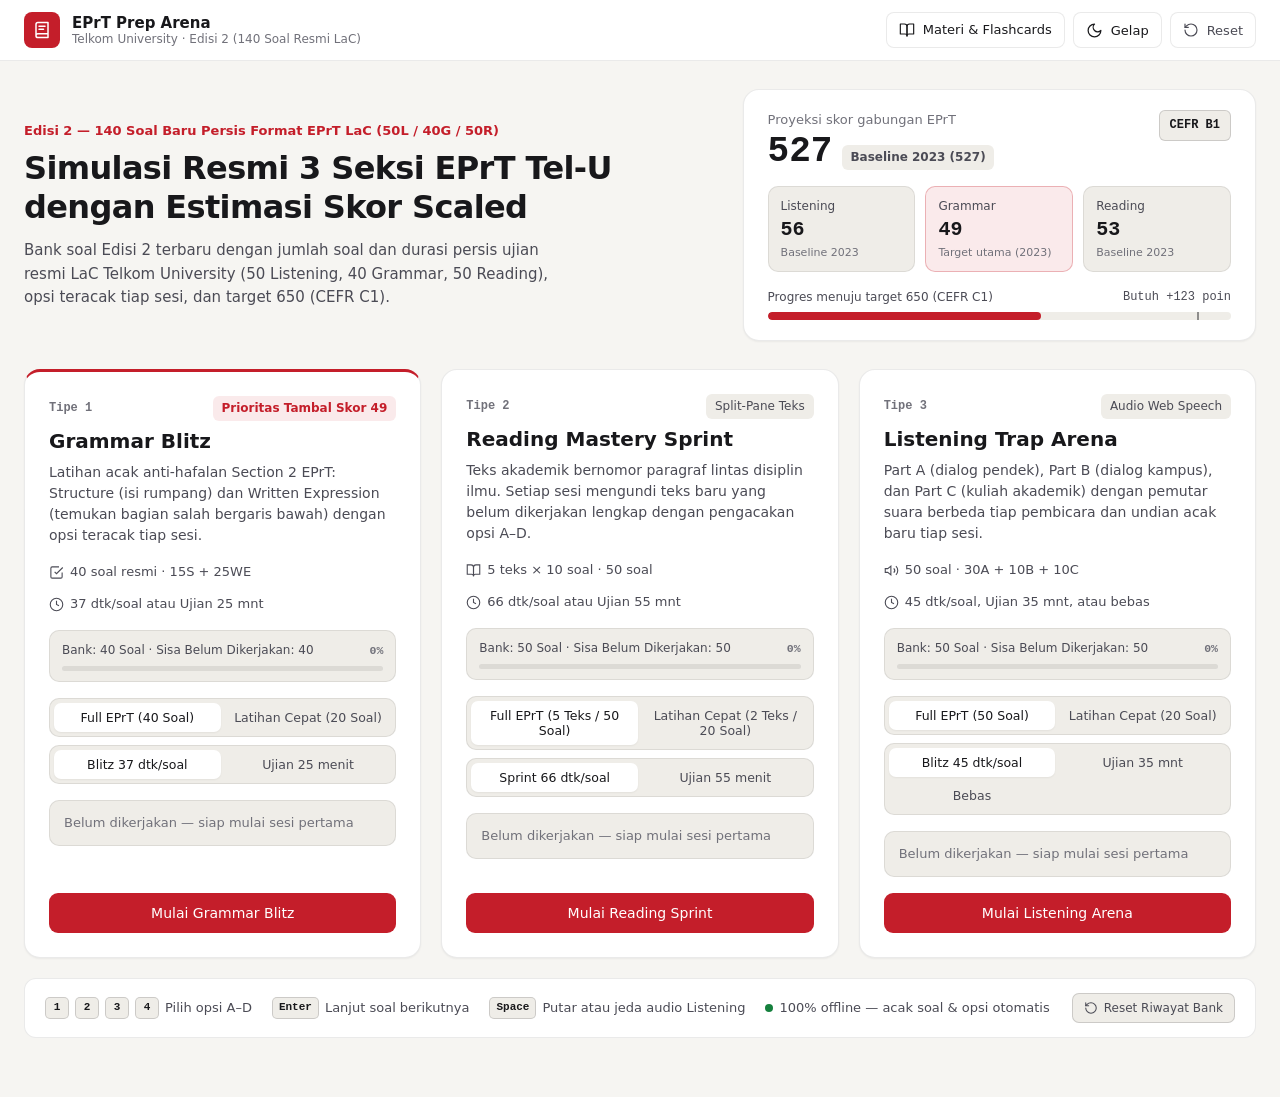
<file: index.html>
<!DOCTYPE html>
<html lang="id" data-theme="light">
<head>
  <meta charset="UTF-8">
  <meta name="viewport" content="width=device-width, initial-scale=1.0">
  <title>EPrT Tel-U Prep Arena — Grammar, Reading &amp; Listening</title>
  <link rel="stylesheet" href="styles.css">
</head>
<body>
  <!-- Top Quiet Navigation Shell -->
  <header class="topbar">
    <div class="topbar-inner">
      <button type="button" class="brand" id="btn-brand-home" aria-label="Kembali ke beranda">
        <span class="brand-mark" aria-hidden="true">
          <svg width="18" height="18" viewBox="0 0 24 24" fill="none" stroke="currentColor" stroke-width="2" stroke-linecap="round" stroke-linejoin="round">
            <path d="M4 19.5v-15A2.5 2.5 0 0 1 6.5 2H20v20H6.5a2.5 2.5 0 0 1 0-5H20"></path>
            <path d="M8 7h8"></path>
            <path d="M8 11h6"></path>
          </svg>
        </span>
        <span class="brand-text">
          <span class="brand-title">EPrT Prep Arena</span>
          <span class="brand-sub" id="brand-sub-count">Telkom University · Edisi 2 (140 Soal Resmi LaC)</span>
        </span>
      </button>

      <div class="topbar-actions">
        <a href="study.html" class="icon-btn" style="text-decoration:none;" title="Buka materi 25 Skill Grammar &amp; Flashcards offline">
          <svg width="16" height="16" viewBox="0 0 24 24" fill="none" stroke="currentColor" stroke-width="1.75" stroke-linecap="round" stroke-linejoin="round">
            <path d="M2 3h6a4 4 0 0 1 4 4v14a3 3 0 0 0-3-3H2z"></path>
            <path d="M22 3h-6a4 4 0 0 0-4 4v14a3 3 0 0 1 3-3h7z"></path>
          </svg>
          <span class="btn-label">Materi &amp; Flashcards</span>
        </a>
        <span class="saved-indicator" id="saved-indicator" hidden>Progres tersimpan</span>
        <button type="button" class="icon-btn" id="btn-theme" title="Ganti tema terang/gelap" aria-label="Ganti tema terang atau gelap">
          <svg class="icon-sun" width="17" height="17" viewBox="0 0 24 24" fill="none" stroke="currentColor" stroke-width="1.75" stroke-linecap="round" stroke-linejoin="round">
            <circle cx="12" cy="12" r="4"></circle>
            <path d="M12 2v2M12 20v2M4.93 4.93l1.41 1.41M17.66 17.66l1.41 1.41M2 12h2M20 12h2M6.34 17.66l-1.41 1.41M19.07 4.93l-1.41 1.41"></path>
          </svg>
          <svg class="icon-moon" width="17" height="17" viewBox="0 0 24 24" fill="none" stroke="currentColor" stroke-width="1.75" stroke-linecap="round" stroke-linejoin="round">
            <path d="M12 3a6 6 0 0 0 9 9 9 9 0 1 1-9-9Z"></path>
          </svg>
          <span class="btn-label" id="theme-label">Gelap</span>
        </button>
        <button type="button" class="icon-btn icon-btn-muted" id="btn-reset-progress" title="Hapus semua progres tersimpan">
          <svg width="16" height="16" viewBox="0 0 24 24" fill="none" stroke="currentColor" stroke-width="1.75" stroke-linecap="round" stroke-linejoin="round">
            <path d="M3 12a9 9 0 1 0 9-9 9.75 9.75 0 0 0-6.74 2.74L3 8"></path>
            <path d="M3 3v5h5"></path>
          </svg>
          <span class="btn-label">Reset</span>
        </button>
      </div>
    </div>
  </header>

  <main class="app-main">
    <!-- ==================== VIEW 1: HOME DASHBOARD ==================== -->
    <section id="view-home" class="view">
      <div class="dashboard-header">
        <div class="dashboard-intro">
          <p class="eyebrow">Edisi 2 — 140 Soal Baru Persis Format EPrT LaC (50L / 40G / 50R)</p>
          <h1>Simulasi Resmi 3 Seksi EPrT Tel-U dengan Estimasi Skor Scaled</h1>
          <p class="lead">Bank soal Edisi 2 terbaru dengan jumlah soal dan durasi persis ujian resmi LaC Telkom University (50 Listening, 40 Grammar, 50 Reading), opsi teracak tiap sesi, dan target 650 (CEFR C1).</p>
        </div>

        <!-- Score Projection Card (The Visual Moment of the Dashboard) -->
        <aside class="score-overview-card" aria-label="Proyeksi skor EPrT">
          <div class="score-overview-top">
            <div>
              <p class="meta-label">Proyeksi skor gabungan EPrT</p>
              <div class="projected-row">
                <span class="projected-value tabular" id="dash-projected-total">527</span>
                <span class="delta-pill" id="dash-projected-delta">Baseline 2023</span>
              </div>
            </div>
            <div class="cefr-badge" id="dash-cefr-badge">CEFR B1</div>
          </div>

          <div class="section-mini-grid">
            <div class="section-mini-item">
              <span class="mini-label">Listening</span>
              <span class="mini-score tabular" id="dash-score-listening">56</span>
              <span class="mini-src" id="dash-src-listening">Baseline 2023</span>
            </div>
            <div class="section-mini-item is-priority">
              <span class="mini-label">Grammar</span>
              <span class="mini-score tabular" id="dash-score-grammar">49</span>
              <span class="mini-src" id="dash-src-grammar">Target utama</span>
            </div>
            <div class="section-mini-item">
              <span class="mini-label">Reading</span>
              <span class="mini-score tabular" id="dash-score-reading">53</span>
              <span class="mini-src" id="dash-src-reading">Baseline 2023</span>
            </div>
          </div>

          <div class="target-bar-wrap">
            <div class="target-bar-labels">
              <span>Progres menuju target 650 (CEFR C1)</span>
              <span class="tabular" id="dash-target-gap">Butuh +123 poin</span>
            </div>
            <div class="target-bar-track">
              <div class="target-bar-fill" id="dash-target-fill" style="width: 59.1%"></div>
              <div class="target-bar-marker" style="left: 92.6%" title="Target C1 650"></div>
            </div>
          </div>
        </aside>
      </div>

      <!-- 3 Quiz Mode Cards -->
      <div class="mode-grid">
        <!-- TIPE 1: GRAMMAR BLITZ -->
        <article class="mode-card mode-card-priority" data-section="grammar">
          <div class="mode-card-head">
            <div class="mode-tag-row">
              <span class="mode-number">Tipe 1</span>
              <span class="priority-pill">Prioritas Tambal Skor 49</span>
            </div>
            <h2>Grammar Blitz</h2>
            <p class="mode-desc">Latihan acak anti-hafalan Section 2 EPrT: Structure (isi rumpang) dan Written Expression (temukan bagian salah bergaris bawah) dengan opsi teracak tiap sesi.</p>
          </div>

          <div class="mode-meta-list">
            <div class="meta-chip">
              <svg width="15" height="15" viewBox="0 0 24 24" fill="none" stroke="currentColor" stroke-width="1.75"><path d="M9 11l3 3L22 4"/><path d="M21 12v7a2 2 0 0 1-2 2H5a2 2 0 0 1-2-2V5a2 2 0 0 1 2-2h11"/></svg>
              <span id="meta-count-grammar">40 soal resmi · 15S + 25WE</span>
            </div>
            <div class="meta-chip">
              <svg width="15" height="15" viewBox="0 0 24 24" fill="none" stroke="currentColor" stroke-width="1.75"><circle cx="12" cy="12" r="10"/><polyline points="12 6 12 12 16 14"/></svg>
              <span>37 dtk/soal atau Ujian 25 mnt</span>
            </div>
          </div>

          <div class="bank-status-bar" id="bank-status-grammar">
            <div class="bank-status-top">
              <span class="bank-status-text">Bank: 40 Soal · Sisa Belum Dikerjakan: 40</span>
              <span class="bank-status-pct tabular">0%</span>
            </div>
            <div class="bank-status-track"><div class="bank-status-fill" style="width: 0%"></div></div>
          </div>

          <div class="selector-group">
            <div class="mode-selector" role="radiogroup" aria-label="Ukuran sesi Grammar">
              <button type="button" class="seg-btn is-active" data-size-section="grammar" data-size="standard">Full EPrT (40 Soal)</button>
              <button type="button" class="seg-btn" data-size-section="grammar" data-size="quick">Latihan Cepat (20 Soal)</button>
            </div>
            <div class="mode-selector" role="radiogroup" aria-label="Mode waktu Grammar">
              <button type="button" class="seg-btn is-active" data-section="grammar" data-timer="blitz">Blitz 37 dtk/soal</button>
              <button type="button" class="seg-btn" data-section="grammar" data-timer="exam">Ujian 25 menit</button>
            </div>
          </div>

          <div class="mode-progress-box" id="progress-grammar">
            <span class="muted-note">Belum dikerjakan</span>
          </div>

          <div class="mode-actions">
            <button type="button" class="btn btn-primary" data-start="grammar">Mulai Grammar Blitz</button>
            <button type="button" class="btn btn-ghost" data-retry-missed="grammar" id="btn-home-retry-grammar" hidden>Ulangi Salah</button>
          </div>
        </article>

        <!-- TIPE 2: READING MASTERY SPRINT -->
        <article class="mode-card" data-section="reading">
          <div class="mode-card-head">
            <div class="mode-tag-row">
              <span class="mode-number">Tipe 2</span>
              <span class="quiet-pill">Split-Pane Teks</span>
            </div>
            <h2>Reading Mastery Sprint</h2>
            <p class="mode-desc">Teks akademik bernomor paragraf lintas disiplin ilmu. Setiap sesi mengundi teks baru yang belum dikerjakan lengkap dengan pengacakan opsi A–D.</p>
          </div>

          <div class="mode-meta-list">
            <div class="meta-chip">
              <svg width="15" height="15" viewBox="0 0 24 24" fill="none" stroke="currentColor" stroke-width="1.75"><path d="M2 3h6a4 4 0 0 1 4 4v14a3 3 0 0 0-3-3H2z"/><path d="M22 3h-6a4 4 0 0 0-4 4v14a3 3 0 0 1 3-3h7z"/></svg>
              <span id="meta-count-reading">5 teks × 10 soal · 50 soal</span>
            </div>
            <div class="meta-chip">
              <svg width="15" height="15" viewBox="0 0 24 24" fill="none" stroke="currentColor" stroke-width="1.75"><circle cx="12" cy="12" r="10"/><polyline points="12 6 12 12 16 14"/></svg>
              <span>66 dtk/soal atau Ujian 55 mnt</span>
            </div>
          </div>

          <div class="bank-status-bar" id="bank-status-reading">
            <div class="bank-status-top">
              <span class="bank-status-text">Bank: 50 Soal · Sisa Belum Dikerjakan: 50</span>
              <span class="bank-status-pct tabular">0%</span>
            </div>
            <div class="bank-status-track"><div class="bank-status-fill" style="width: 0%"></div></div>
          </div>

          <div class="selector-group">
            <div class="mode-selector" role="radiogroup" aria-label="Ukuran sesi Reading">
              <button type="button" class="seg-btn is-active" data-size-section="reading" data-size="standard">Full EPrT (5 Teks / 50 Soal)</button>
              <button type="button" class="seg-btn" data-size-section="reading" data-size="quick">Latihan Cepat (2 Teks / 20 Soal)</button>
            </div>
            <div class="mode-selector" role="radiogroup" aria-label="Mode waktu Reading">
              <button type="button" class="seg-btn is-active" data-section="reading" data-timer="blitz">Sprint 66 dtk/soal</button>
              <button type="button" class="seg-btn" data-section="reading" data-timer="exam">Ujian 55 menit</button>
            </div>
          </div>

          <div class="mode-progress-box" id="progress-reading">
            <span class="muted-note">Belum dikerjakan</span>
          </div>

          <div class="mode-actions">
            <button type="button" class="btn btn-primary" data-start="reading">Mulai Reading Sprint</button>
            <button type="button" class="btn btn-ghost" data-retry-missed="reading" id="btn-home-retry-reading" hidden>Ulangi Salah</button>
          </div>
        </article>

        <!-- TIPE 3: LISTENING TRAP ARENA -->
        <article class="mode-card" data-section="listening">
          <div class="mode-card-head">
            <div class="mode-tag-row">
              <span class="mode-number">Tipe 3</span>
              <span class="quiet-pill">Audio Web Speech</span>
            </div>
            <h2>Listening Trap Arena</h2>
            <p class="mode-desc">Part A (dialog pendek), Part B (dialog kampus), dan Part C (kuliah akademik) dengan pemutar suara berbeda tiap pembicara dan undian acak baru tiap sesi.</p>
          </div>

          <div class="mode-meta-list">
            <div class="meta-chip">
              <svg width="15" height="15" viewBox="0 0 24 24" fill="none" stroke="currentColor" stroke-width="1.75"><polygon points="11 5 6 9 2 9 2 15 6 15 11 19 11 5"/><path d="M15.54 8.46a5 5 0 0 1 0 7.07"/><path d="M19.07 4.93a10 10 0 0 1 0 14.14"/></svg>
              <span id="meta-count-listening">50 soal · 30A + 10B + 10C</span>
            </div>
            <div class="meta-chip">
              <svg width="15" height="15" viewBox="0 0 24 24" fill="none" stroke="currentColor" stroke-width="1.75"><circle cx="12" cy="12" r="10"/><polyline points="12 6 12 12 16 14"/></svg>
              <span>45 dtk/soal, Ujian 35 mnt, atau bebas</span>
            </div>
          </div>

          <div class="bank-status-bar" id="bank-status-listening">
            <div class="bank-status-top">
              <span class="bank-status-text">Bank: 50 Soal · Sisa Belum Dikerjakan: 50</span>
              <span class="bank-status-pct tabular">0%</span>
            </div>
            <div class="bank-status-track"><div class="bank-status-fill" style="width: 0%"></div></div>
          </div>

          <div class="selector-group">
            <div class="mode-selector" role="radiogroup" aria-label="Ukuran sesi Listening">
              <button type="button" class="seg-btn is-active" data-size-section="listening" data-size="standard">Full EPrT (50 Soal)</button>
              <button type="button" class="seg-btn" data-size-section="listening" data-size="quick">Latihan Cepat (20 Soal)</button>
            </div>
            <div class="mode-selector" role="radiogroup" aria-label="Mode waktu Listening">
              <button type="button" class="seg-btn is-active" data-section="listening" data-timer="blitz">Blitz 45 dtk/soal</button>
              <button type="button" class="seg-btn" data-section="listening" data-timer="exam">Ujian 35 mnt</button>
              <button type="button" class="seg-btn" data-section="listening" data-timer="untimed">Bebas</button>
            </div>
          </div>

          <div class="mode-progress-box" id="progress-listening">
            <span class="muted-note">Belum dikerjakan</span>
          </div>

          <div class="mode-actions">
            <button type="button" class="btn btn-primary" data-start="listening">Mulai Listening Arena</button>
            <button type="button" class="btn btn-ghost" data-retry-missed="listening" id="btn-home-retry-listening" hidden>Ulangi Salah</button>
          </div>
        </article>
      </div>

      <!-- Keyboard & Offline Usage Tip Strip -->
      <div class="shortcut-strip">
        <div class="shortcut-item"><kbd>1</kbd> <kbd>2</kbd> <kbd>3</kbd> <kbd>4</kbd> <span>Pilih opsi A–D</span></div>
        <div class="shortcut-item"><kbd>Enter</kbd> <span>Lanjut soal berikutnya</span></div>
        <div class="shortcut-item"><kbd>Space</kbd> <span>Putar atau jeda audio Listening</span></div>
        <div class="shortcut-item"><span class="dot-offline"></span> <span>100% offline — acak soal &amp; opsi otomatis</span></div>
        <button type="button" class="btn-reset-bank" id="btn-reset-bank" title="Reset daftar soal yang sudah pernah dikerjakan tanpa menghapus skor">
          <svg width="14" height="14" viewBox="0 0 24 24" fill="none" stroke="currentColor" stroke-width="1.8" stroke-linecap="round" stroke-linejoin="round"><path d="M3 12a9 9 0 1 0 9-9 9.75 9.75 0 0 0-6.74 2.74L3 8"/><path d="M3 3v5h5"/></svg>
          <span>Reset Riwayat Bank</span>
        </button>
      </div>
    </section>

    <!-- ==================== VIEW 2: ACTIVE QUIZ ARENA ==================== -->
    <section id="view-quiz" class="view" hidden>
      <!-- Sticky Quiz HUD -->
      <div class="quiz-hud">
        <div class="hud-left">
          <button type="button" class="btn-back" id="btn-quiz-exit">
            <svg width="16" height="16" viewBox="0 0 24 24" fill="none" stroke="currentColor" stroke-width="1.75" stroke-linecap="round" stroke-linejoin="round"><path d="m15 18-6-6 6-6"/></svg>
            <span>Keluar</span>
          </button>
          <div class="hud-title-group">
            <span class="hud-quiz-name" id="hud-quiz-name">Grammar Blitz</span>
            <span class="hud-q-counter tabular" id="hud-q-counter">Soal 1 / 40</span>
          </div>
        </div>

        <div class="hud-metrics">
          <!-- Streak -->
          <div class="hud-pill" id="hud-streak-pill" title="Jawaban benar beruntun">
            <svg width="15" height="15" viewBox="0 0 24 24" fill="none" stroke="currentColor" stroke-width="1.75" stroke-linecap="round" stroke-linejoin="round">
              <path d="M8.5 14.5A2.5 2.5 0 0 0 11 12c0-1.38-.5-2-1-3-1.072-2.143-.224-4.054 2-6 .5 2.5 2 4.9 4 6.5 2 1.6 3 3.5 3 5.5a7 7 0 1 1-14 0c0-1.153.433-2.294 1-3a2.5 2.5 0 0 0 2.5 2.5z"/>
            </svg>
            <span class="tabular" id="hud-streak">0</span>
          </div>

          <!-- Accuracy Ring -->
          <div class="hud-accuracy" title="Akurasi saat ini">
            <svg class="mini-ring" width="32" height="32" viewBox="0 0 36 36" aria-hidden="true">
              <circle class="ring-track" cx="18" cy="18" r="14"></circle>
              <circle class="ring-fill" id="hud-ring-fill" cx="18" cy="18" r="14" stroke-dasharray="87.96" stroke-dashoffset="87.96"></circle>
            </svg>
            <span class="tabular" id="hud-accuracy-text">0%</span>
          </div>

          <!-- Countdown Timer -->
          <div class="hud-timer" id="hud-timer-box">
            <svg width="15" height="15" viewBox="0 0 24 24" fill="none" stroke="currentColor" stroke-width="1.75" stroke-linecap="round" stroke-linejoin="round">
              <circle cx="12" cy="12" r="10"/><polyline points="12 6 12 12 16 14"/>
            </svg>
            <span class="tabular" id="hud-timer-text">00:37</span>
          </div>
        </div>
      </div>

      <!-- Smooth Countdown / Question Progress Bar -->
      <div class="progress-rail">
        <div class="progress-rail-fill" id="quiz-progress-fill" style="width: 0%"></div>
      </div>
      <div class="timer-rail" id="timer-rail">
        <div class="timer-rail-fill" id="quiz-timer-fill" style="width: 100%"></div>
      </div>

      <!-- Workspace Layout: Single Column (Grammar/Listening) OR Split Pane (Reading) -->
      <div class="arena-layout" id="arena-layout">
        <!-- LEFT PANE: READING PASSAGE BOOKLET (Shown only in Reading) -->
        <aside class="passage-pane" id="passage-pane" hidden>
          <div class="passage-header">
            <div>
              <span class="passage-category" id="passage-category">Technology</span>
              <h2 class="passage-title" id="passage-title">Passage Title</h2>
            </div>
            <div class="passage-tools">
              <span class="passage-wordcount tabular" id="passage-wordcount">237 kata</span>
              <button type="button" class="font-size-btn" id="btn-font-dec" title="Perkecil huruf teks">A-</button>
              <button type="button" class="font-size-btn" id="btn-font-inc" title="Perbesar huruf teks">A+</button>
            </div>
          </div>
          <div class="passage-body" id="passage-body"></div>
        </aside>

        <!-- RIGHT / MAIN PANE: QUESTION + AUDIO + OPTIONS + FEEDBACK -->
        <div class="question-pane">
          <article class="question-card">
            <div class="q-meta-bar">
              <span class="q-badge" id="q-subtype-badge">Structure</span>
              <span class="q-pattern-tag" id="q-pattern-hint">Tebak pola soal</span>
              <span class="q-id tabular" id="q-id-label">G01</span>
            </div>

            <!-- LISTENING STUDIO AUDIO PLAYER (Shown only in Listening) -->
            <div class="audio-studio" id="audio-studio" hidden>
              <div class="audio-studio-top">
                <div class="audio-title-wrap">
                  <span class="audio-part-label" id="audio-part-label">Part A · Short Dialogue</span>
                  <div class="speaker-pills" id="speaker-pills">
                    <span class="speaker-pill" data-speaker="Man">Man</span>
                    <span class="speaker-pill" data-speaker="Woman">Woman</span>
                    <span class="speaker-pill" data-speaker="Narrator">Narrator</span>
                  </div>
                </div>
                <div class="waveform" id="audio-waveform" aria-hidden="true">
                  <span></span><span></span><span></span><span></span><span></span>
                </div>
              </div>

              <div class="audio-controls">
                <button type="button" class="btn btn-audio-play" id="btn-audio-play">
                  <svg width="16" height="16" viewBox="0 0 24 24" fill="currentColor"><polygon points="6 4 20 12 6 20 6 4"/></svg>
                  <span id="audio-play-label">Putar Audio</span>
                </button>
                <button type="button" class="btn btn-audio-sec" id="btn-audio-replay" title="Putar ulang dari awal">
                  <svg width="15" height="15" viewBox="0 0 24 24" fill="none" stroke="currentColor" stroke-width="1.8" stroke-linecap="round" stroke-linejoin="round"><path d="M3 12a9 9 0 1 0 9-9 9.75 9.75 0 0 0-6.74 2.74L3 8"/><path d="M3 3v5h5"/></svg>
                  <span>Ulangi</span>
                </button>
                <button type="button" class="btn btn-audio-sec" id="btn-audio-qonly" hidden title="Putar pertanyaan narator saja">
                  <span>Pertanyaan Saja</span>
                </button>

                <div class="speed-group" role="group" aria-label="Kecepatan suara">
                  <button type="button" class="speed-btn" data-rate="0.9">0.9x</button>
                  <button type="button" class="speed-btn is-active" data-rate="1.0">1.0x</button>
                  <button type="button" class="speed-btn" data-rate="1.15">1.15x</button>
                </div>

                <button type="button" class="btn btn-script-toggle" id="btn-toggle-script">
                  <svg width="15" height="15" viewBox="0 0 24 24" fill="none" stroke="currentColor" stroke-width="1.75" stroke-linecap="round" stroke-linejoin="round"><path d="M2 12s3-7 10-7 10 7 10 7-3 7-10 7-10-7-10-7Z"/><circle cx="12" cy="12" r="3"/></svg>
                  <span id="script-toggle-label">Tampilkan Script</span>
                </button>
              </div>

              <p class="audio-status-line" id="audio-status-line">Klik Putar Audio atau tekan Space untuk mendengarkan percakapan.</p>

              <!-- Script Box (Hidden during question by default, auto-revealed on answer) -->
              <div class="script-box" id="script-box" hidden></div>
            </div>

            <!-- Question Stem -->
            <p class="q-instruction" id="q-instruction"></p>
            <div class="q-stem" id="q-stem"></div>

            <!-- 4 Quizizz-Style Answer Tiles -->
            <div class="options-grid" id="options-grid"></div>

            <!-- Instant Feedback & Explanation Banner -->
            <div class="feedback-banner" id="feedback-banner" hidden>
              <div class="feedback-head">
                <div class="feedback-status-wrap">
                  <span class="feedback-status" id="feedback-status">Benar</span>
                  <span class="feedback-pattern" id="feedback-pattern">Subject-Verb Agreement</span>
                </div>
                <span class="feedback-correction" id="feedback-correction" hidden></span>
              </div>
              <p class="feedback-text" id="feedback-text"></p>
              <div class="feedback-footer">
                <span class="kbd-hint">Tekan <kbd>Enter</kbd> untuk lanjut</span>
                <button type="button" class="btn btn-primary" id="btn-next-q">
                  <span id="btn-next-label">Soal Berikutnya</span>
                  <svg width="16" height="16" viewBox="0 0 24 24" fill="none" stroke="currentColor" stroke-width="2" stroke-linecap="round" stroke-linejoin="round"><path d="M5 12h14"/><path d="m12 5 7 7-7 7"/></svg>
                </button>
              </div>
            </div>
          </article>
        </div>
      </div>
    </section>

    <!-- ==================== VIEW 3: EPrT SCORE REPORT ==================== -->
    <section id="view-report" class="view" hidden>
      <div class="report-top">
        <div>
          <p class="eyebrow" id="report-eyebrow">Laporan Hasil Simulasi</p>
          <h1 id="report-title">Grammar Blitz Selesai</h1>
        </div>
        <div class="report-actions-top">
          <button type="button" class="btn btn-primary" id="btn-retry-missed" hidden>
            Ulangi Soal Salah Saja (<span id="retry-missed-count">0</span>)
          </button>
          <button type="button" class="btn btn-secondary" id="btn-retry-all">Kerjakan Ulang / Sesi Baru</button>
          <button type="button" class="btn btn-ghost" id="btn-report-home">Dashboard</button>
        </div>
      </div>

      <!-- Score Summary Grid -->
      <div class="report-grid">
        <!-- Card 1: Accuracy Ring + Raw Score -->
        <div class="report-card report-card-ring">
          <svg class="big-ring" width="124" height="124" viewBox="0 0 120 120" aria-hidden="true">
            <circle class="big-ring-track" cx="60" cy="60" r="50"></circle>
            <circle class="big-ring-fill" id="report-ring-fill" cx="60" cy="60" r="50" stroke-dasharray="314.16" stroke-dashoffset="314.16"></circle>
          </svg>
          <div class="ring-center-text">
            <span class="ring-pct tabular" id="report-pct">0%</span>
            <span class="ring-raw tabular" id="report-raw">0 / 40</span>
          </div>
          <div class="report-substats">
            <div><span class="substat-label">Best Streak</span><strong class="tabular" id="report-streak">0</strong></div>
            <div><span class="substat-label">Rata-rata</span><strong class="tabular" id="report-avg-time">0 dtk</strong></div>
            <div><span class="substat-label">Salah</span><strong class="tabular" id="report-wrong">0</strong></div>
          </div>
        </div>

        <!-- Card 2: Section Scaled Score -->
        <div class="report-card">
          <p class="meta-label">Estimasi skor scaled sesi ini</p>
          <div class="scaled-hero-row">
            <span class="scaled-hero-num tabular" id="report-scaled">49</span>
            <span class="scaled-range">/ 68</span>
          </div>
          <p class="delta-line" id="report-section-delta">Dibanding baseline 2023 (49)</p>
          <p class="report-note" id="report-section-note"></p>
        </div>

        <!-- Card 3: Combined Projected EPrT Score -->
        <div class="report-card report-card-projected">
          <div class="projected-card-head">
            <p class="meta-label">Proyeksi skor EPrT gabungan</p>
            <span class="cefr-badge" id="report-cefr">CEFR B2</span>
          </div>
          <div class="scaled-hero-row">
            <span class="scaled-hero-num tabular" id="report-combined-total">560</span>
            <span class="delta-pill" id="report-combined-delta">+33 vs 527</span>
          </div>
          <div class="combined-breakdown" id="report-combined-breakdown"></div>
        </div>
      </div>

      <!-- Weak Pattern Breakdown -->
      <section class="report-panel">
        <div class="panel-head">
          <div>
            <h2>Analisis Pola Soal &amp; Titik Lemah</h2>
            <p class="panel-sub">Diurutkan dari pola dengan tingkat kesalahan tertinggi agar fokus review NotebookLM tepat sasaran.</p>
          </div>
        </div>
        <div class="pattern-list" id="report-pattern-list"></div>
      </section>

      <!-- Detailed Question Review -->
      <section class="report-panel">
        <div class="panel-head">
          <div>
            <h2>Pembahasan Detail Jawaban</h2>
            <p class="panel-sub">Periksa kembali jawaban dan pola jebakan setiap soal.</p>
          </div>
          <div class="filter-tabs" role="tablist">
            <button type="button" class="filter-tab is-active" data-review-filter="wrong">Salah Saja</button>
            <button type="button" class="filter-tab" data-review-filter="all">Semua Soal</button>
          </div>
        </div>
        <div class="review-list" id="report-review-list"></div>
      </section>
    </section>
  </main>

  <!-- Canonical offline question bank (window.EPRT_QUIZ_DATA) -->
  <script src="questions.js"></script>
  <script src="app.js"></script>
</body>
</html>
</file>
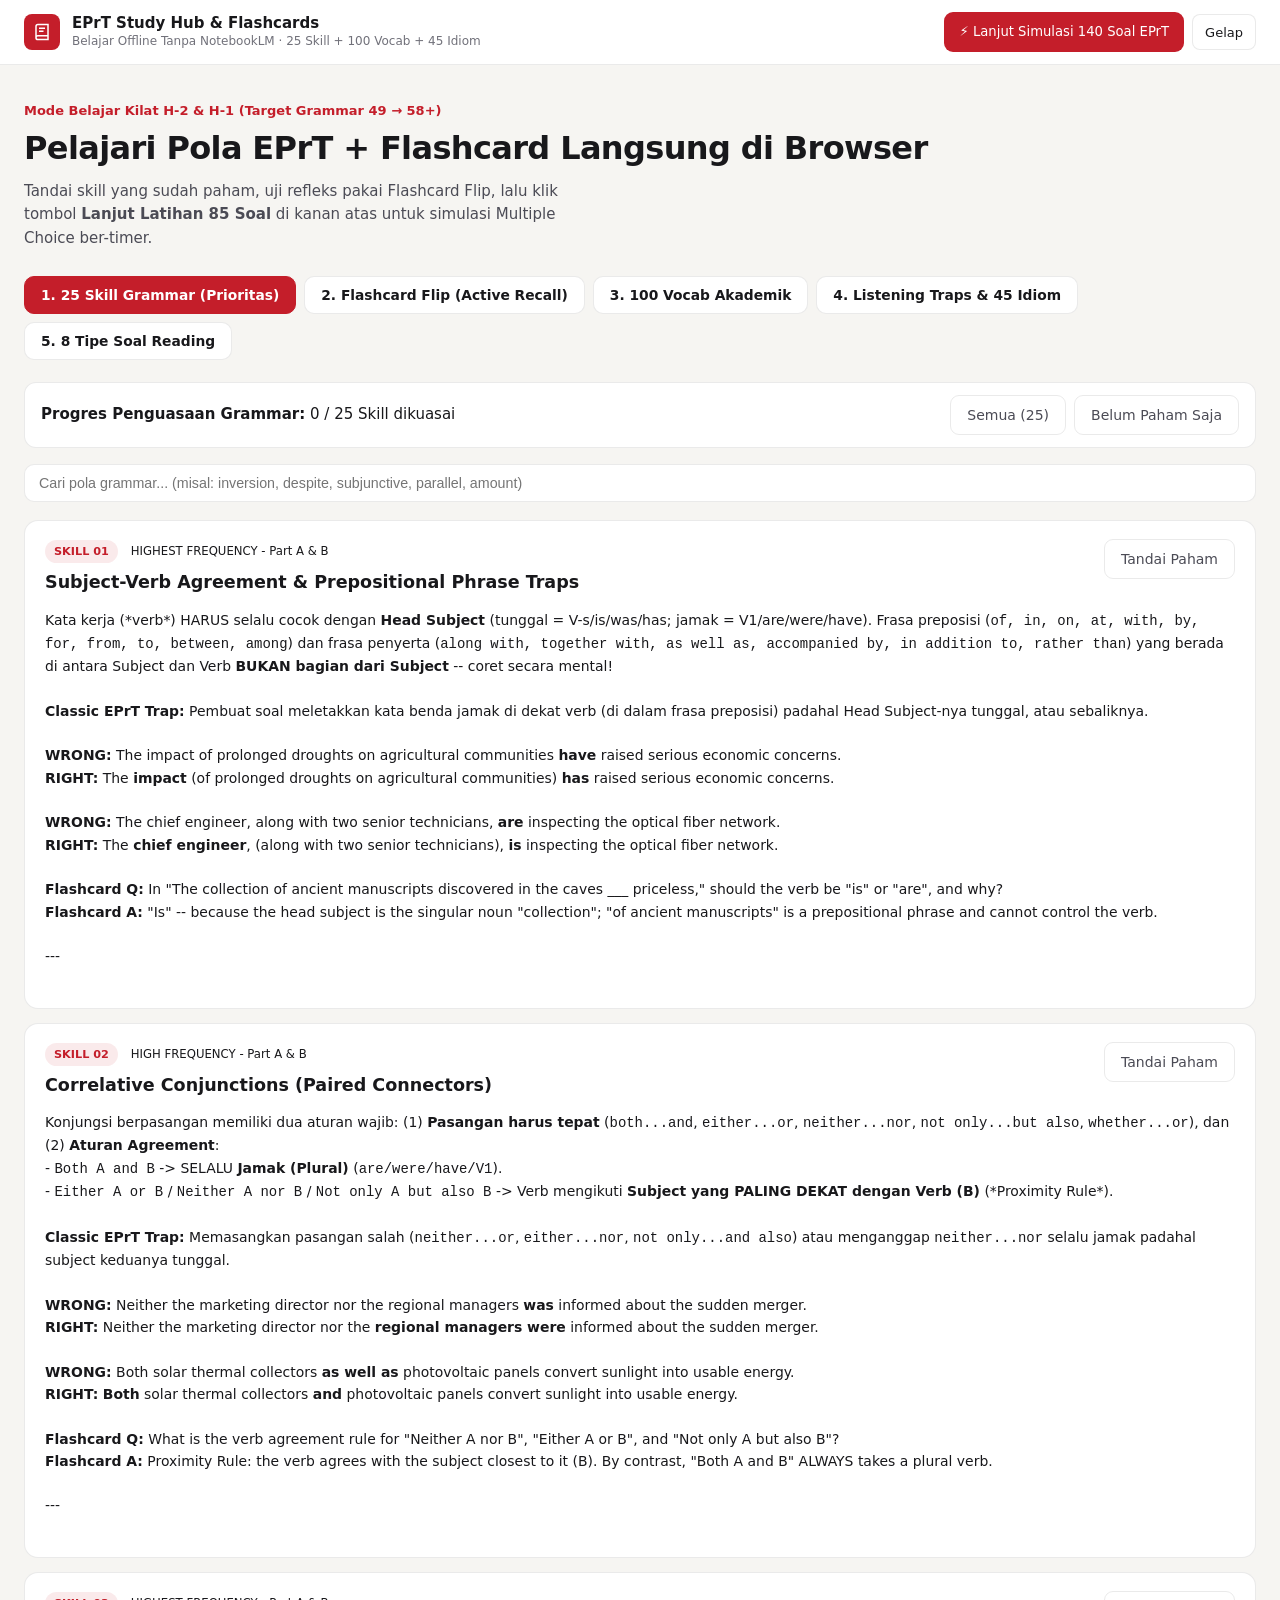
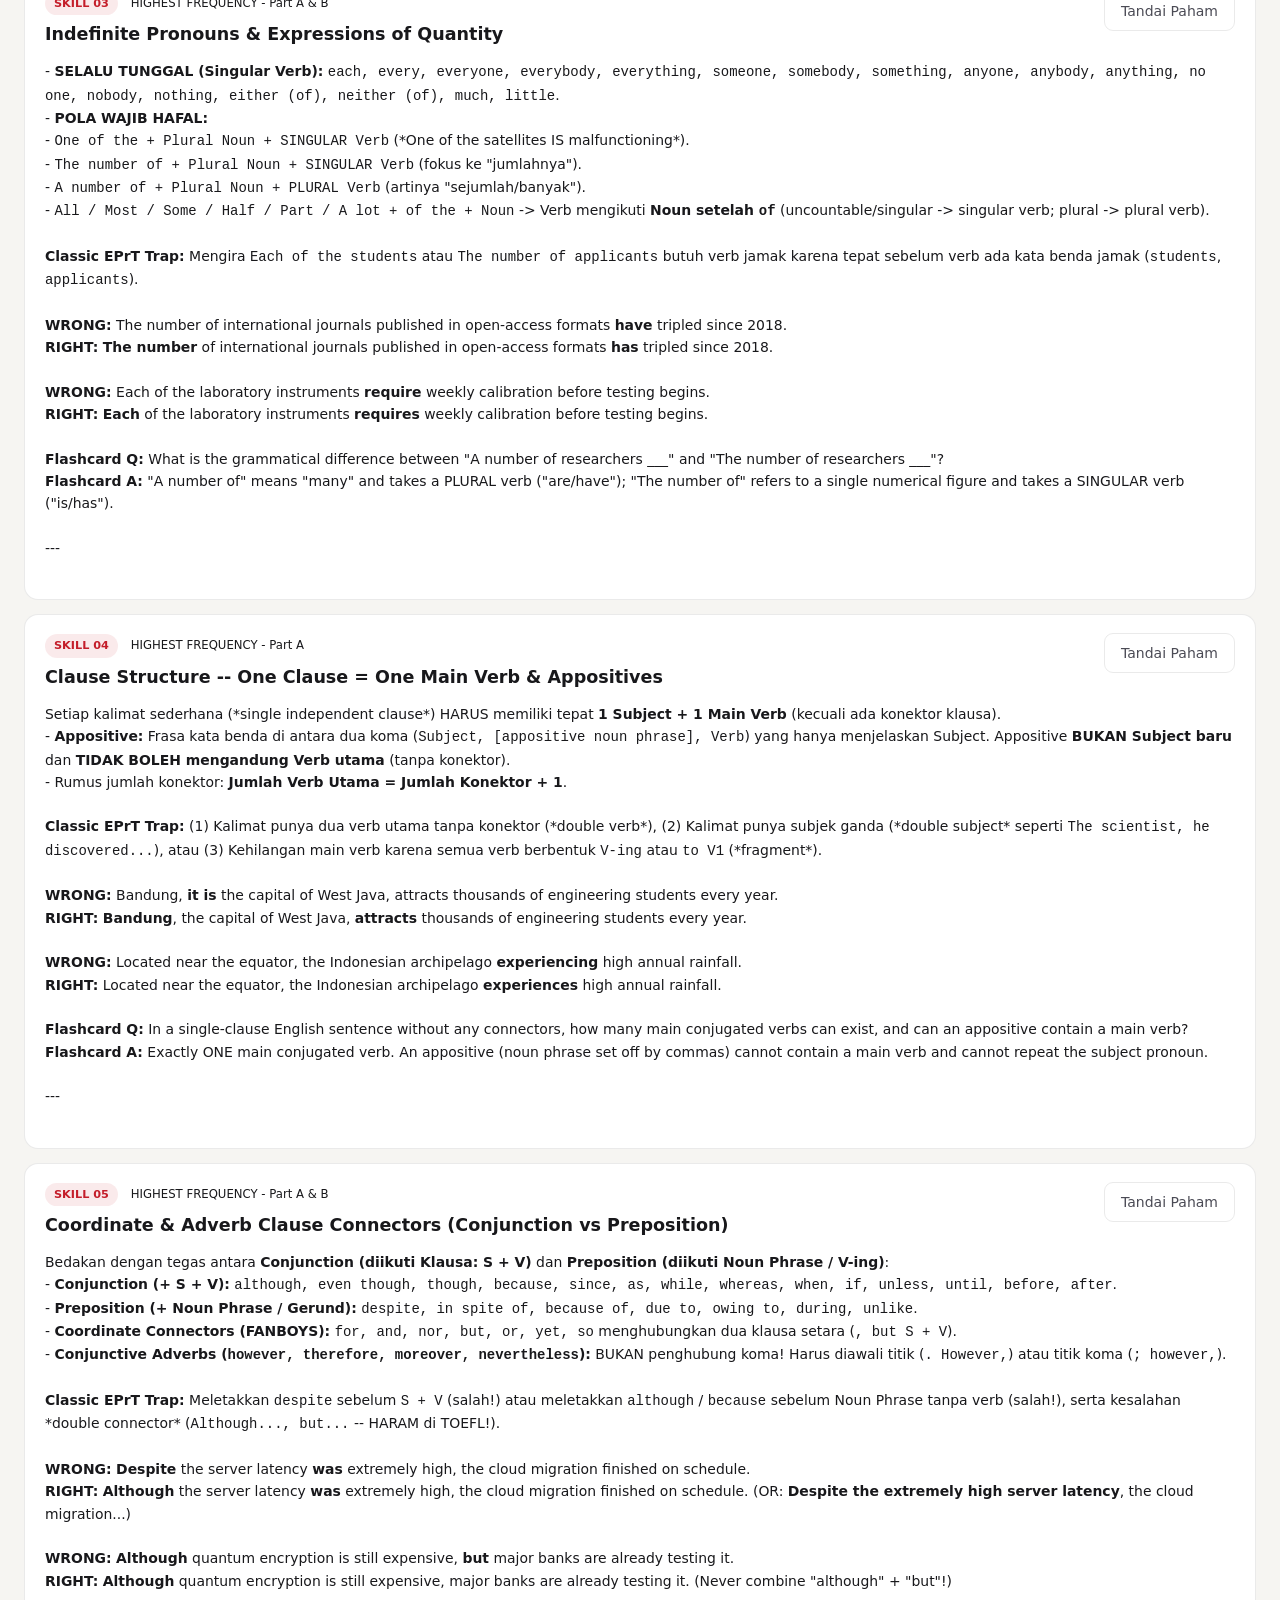
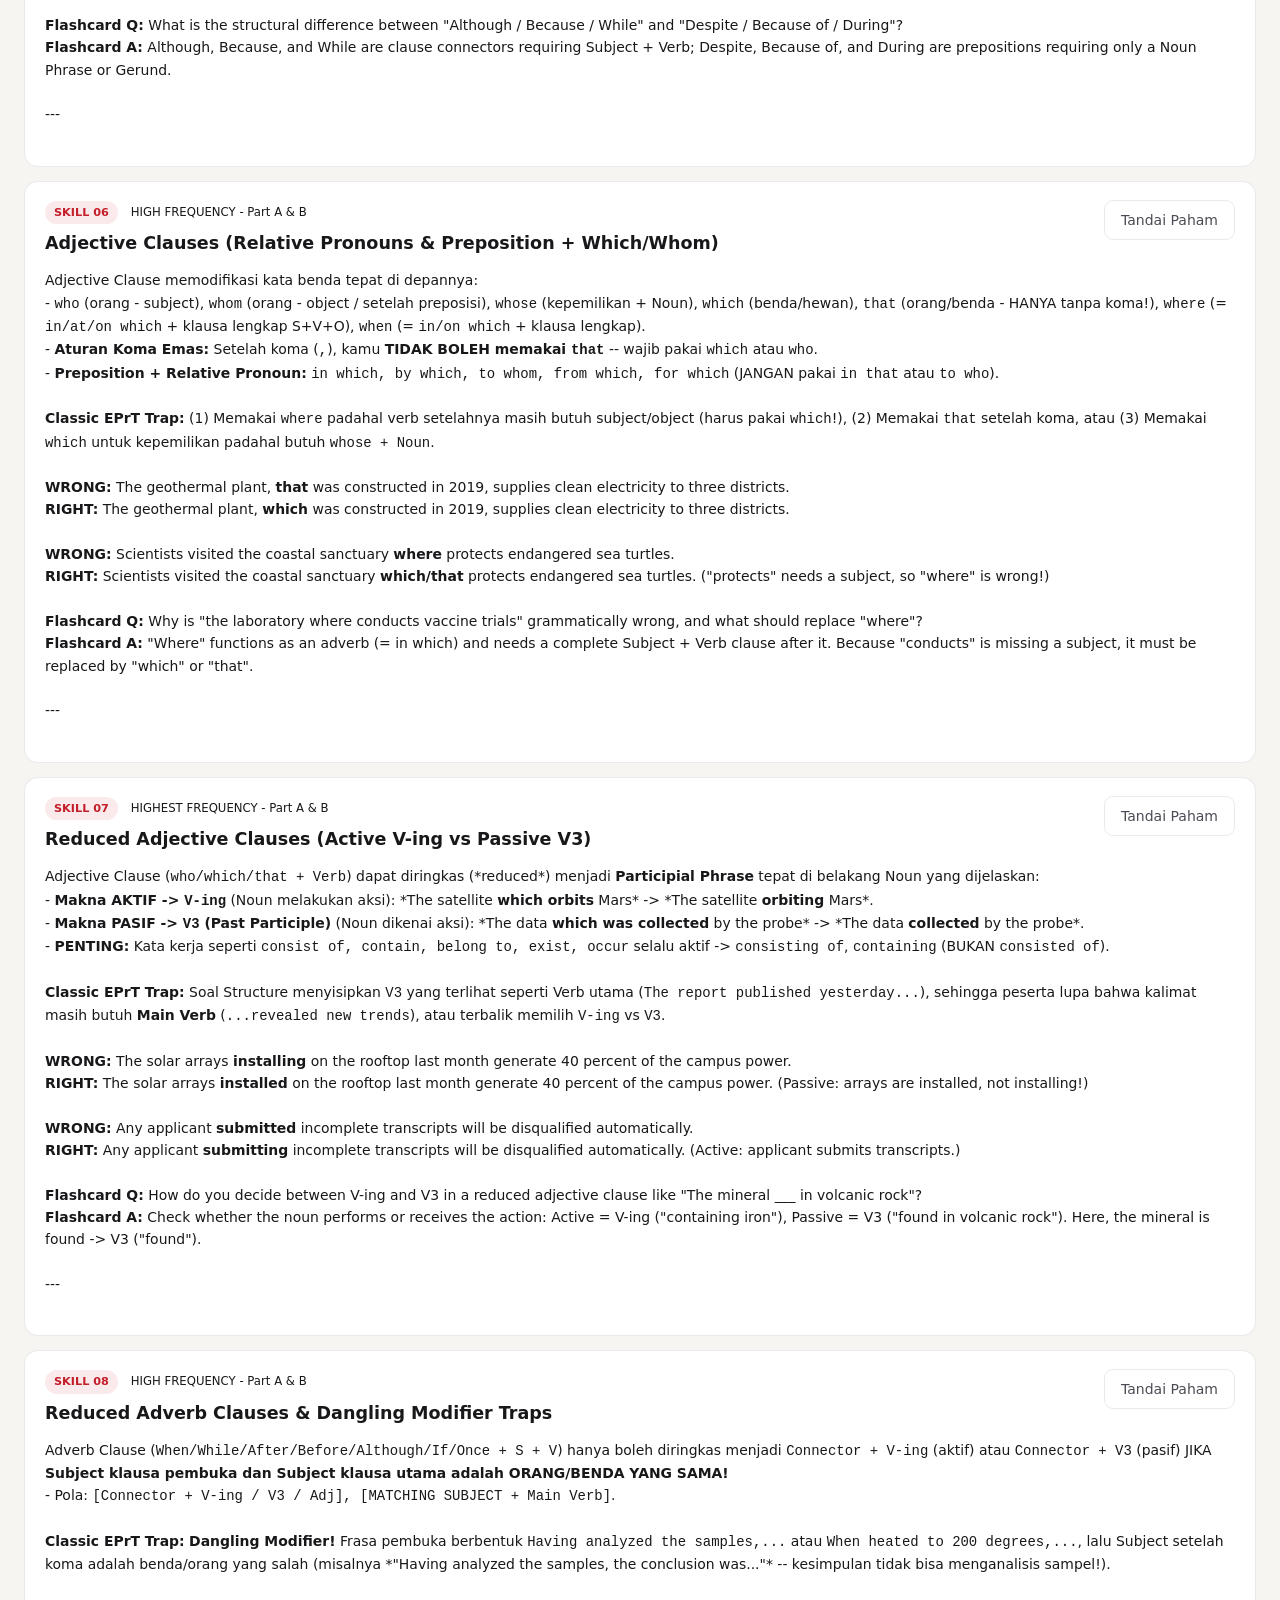
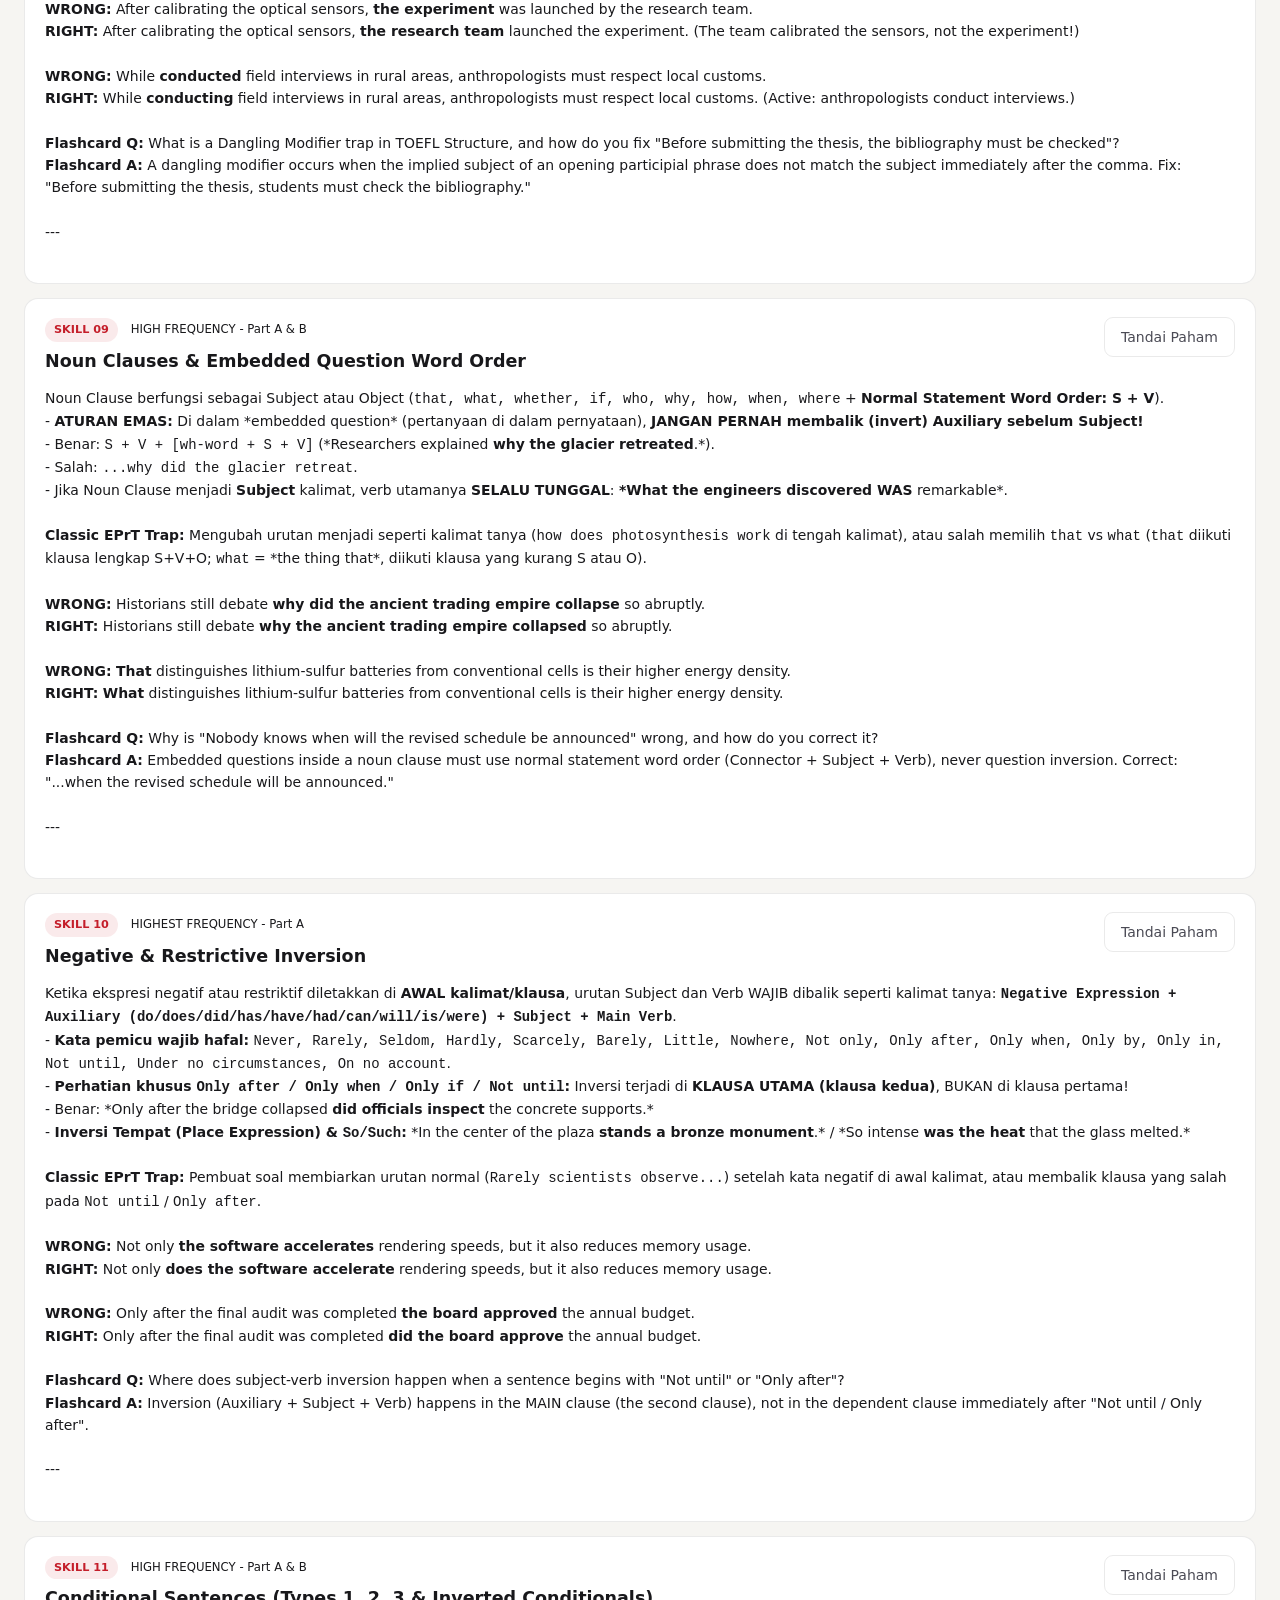
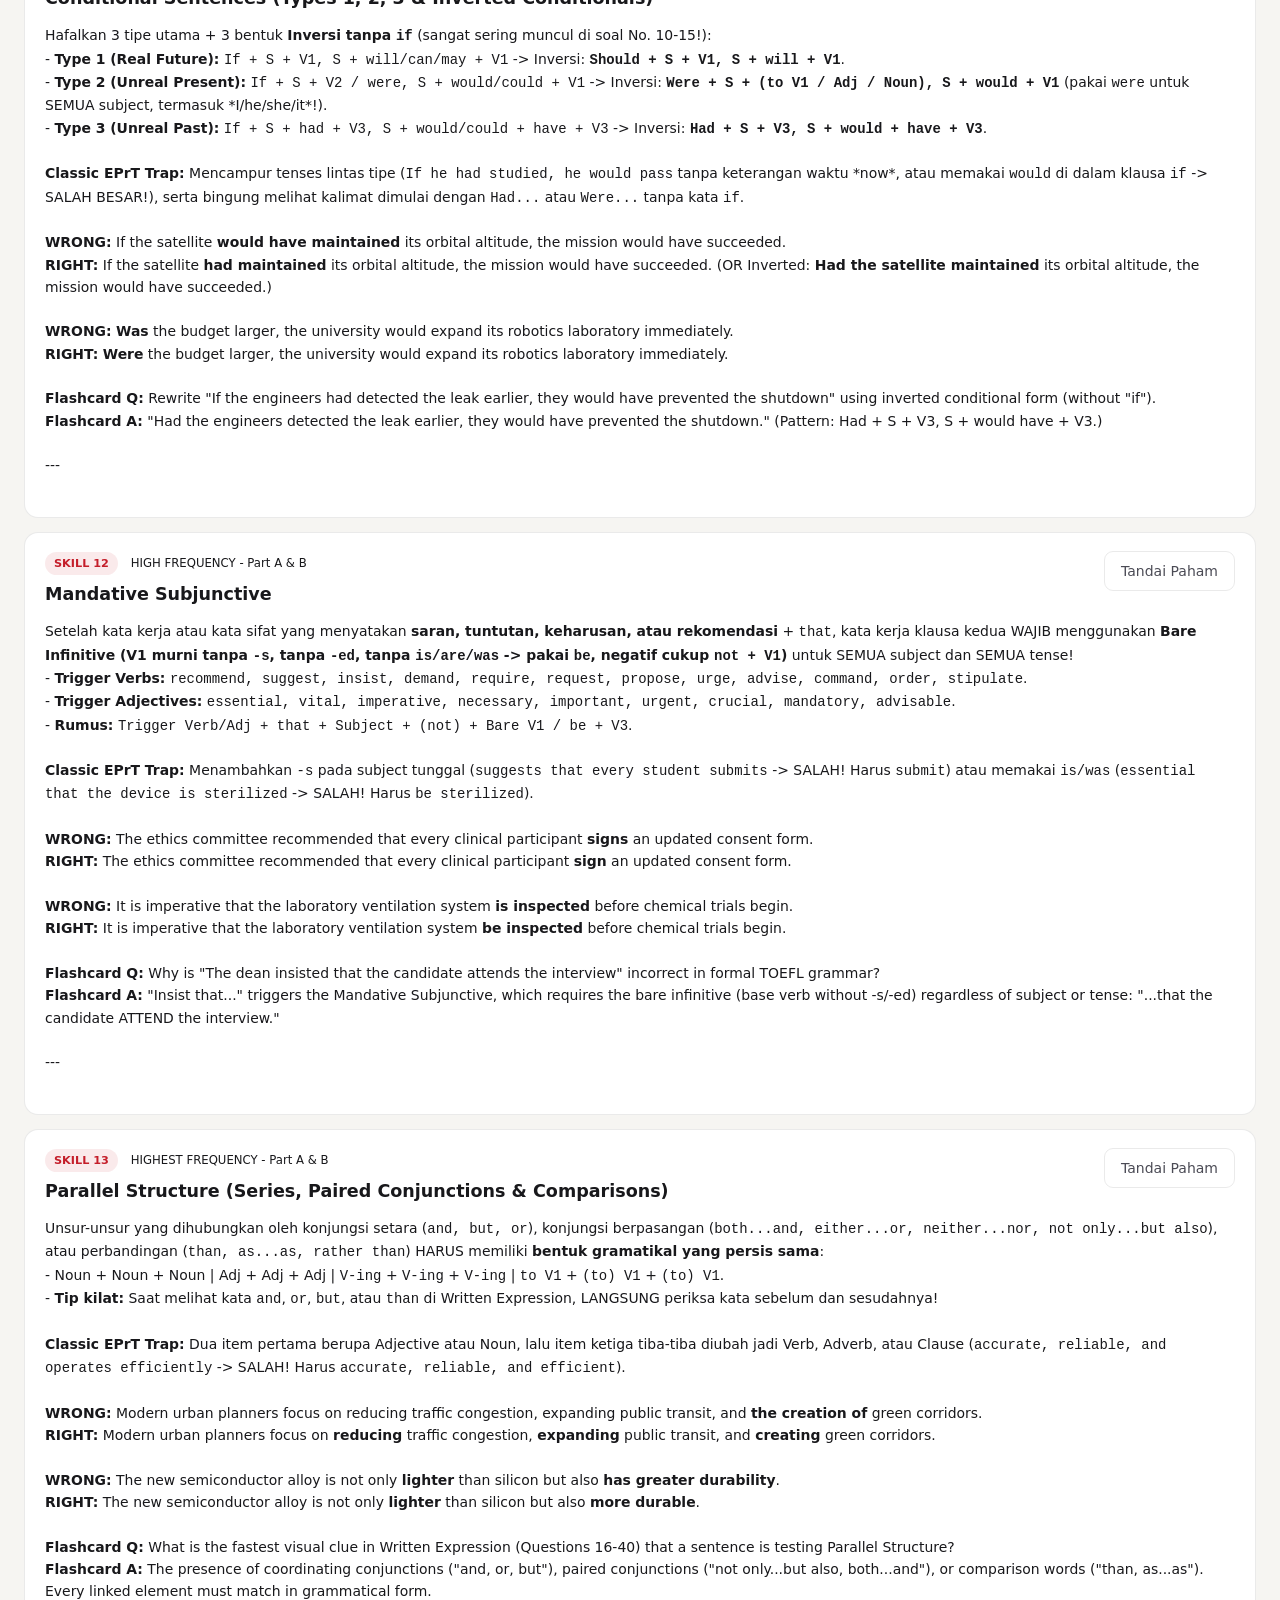
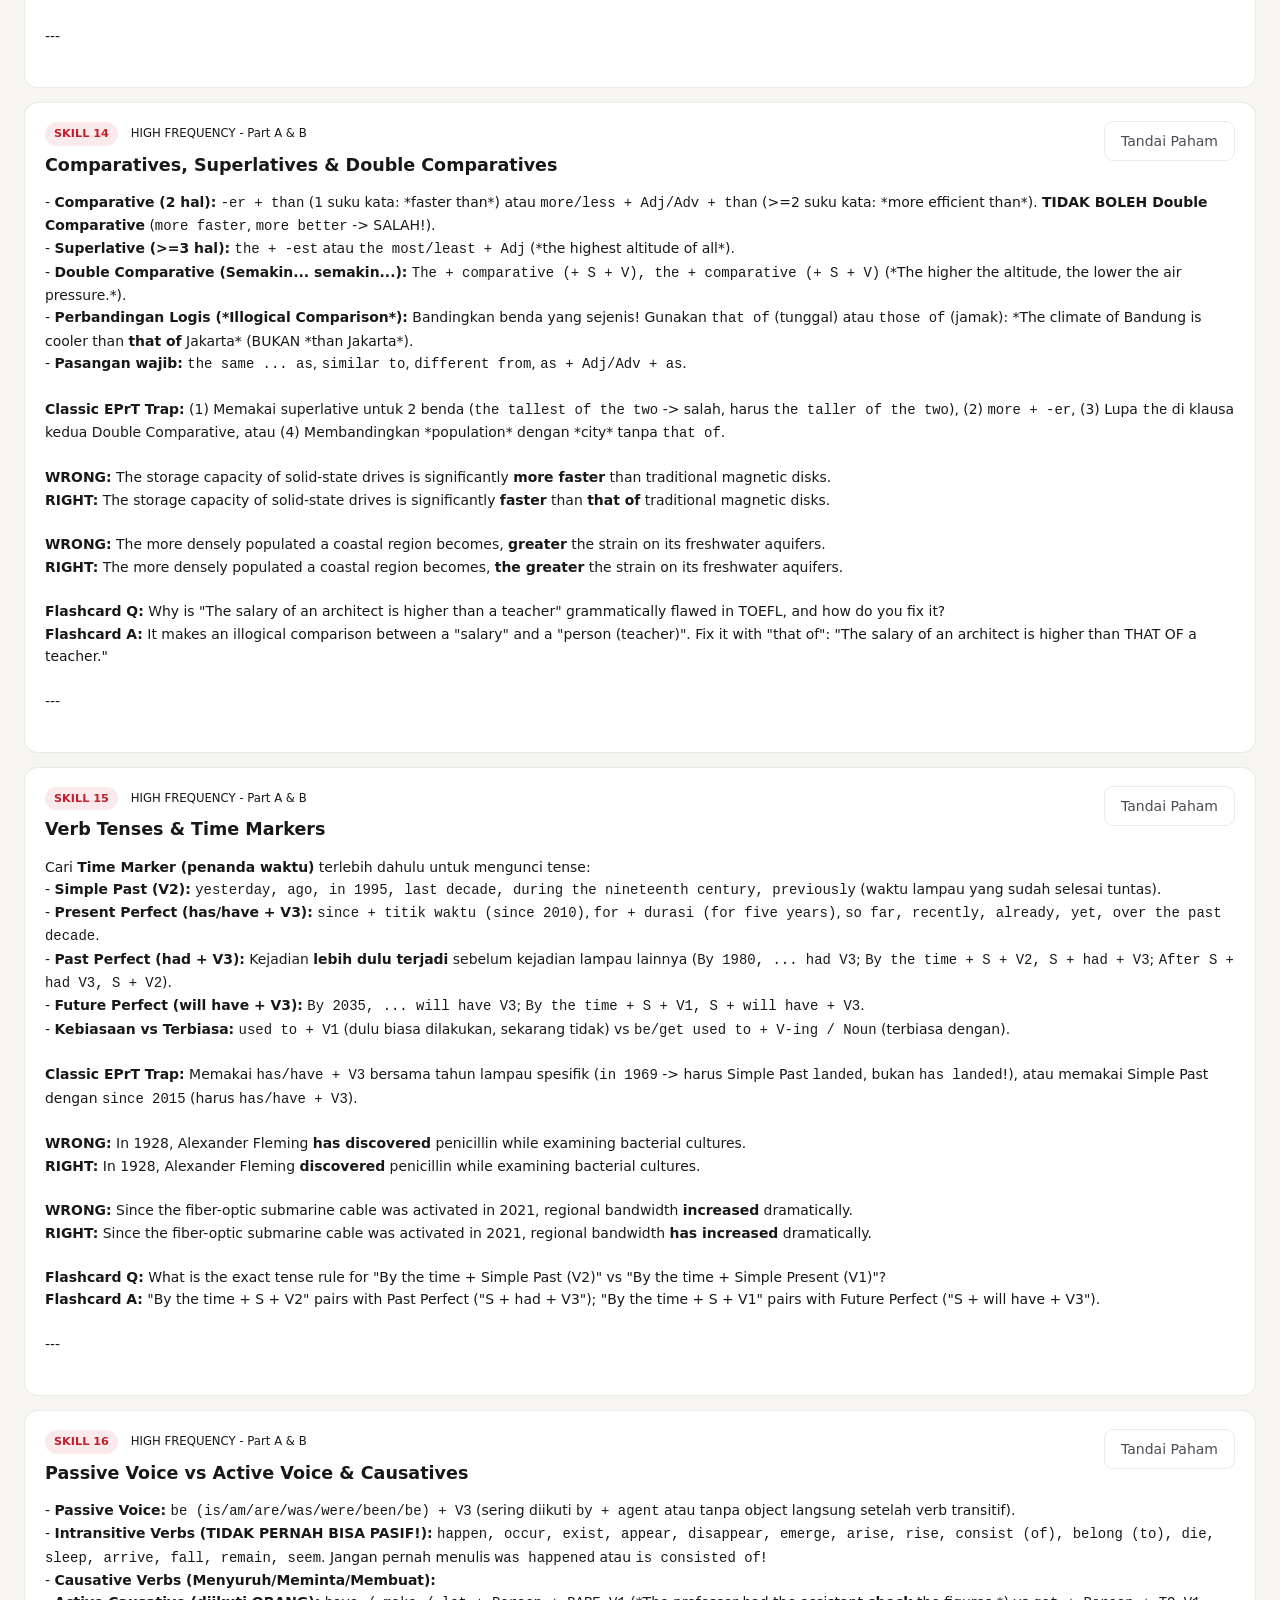
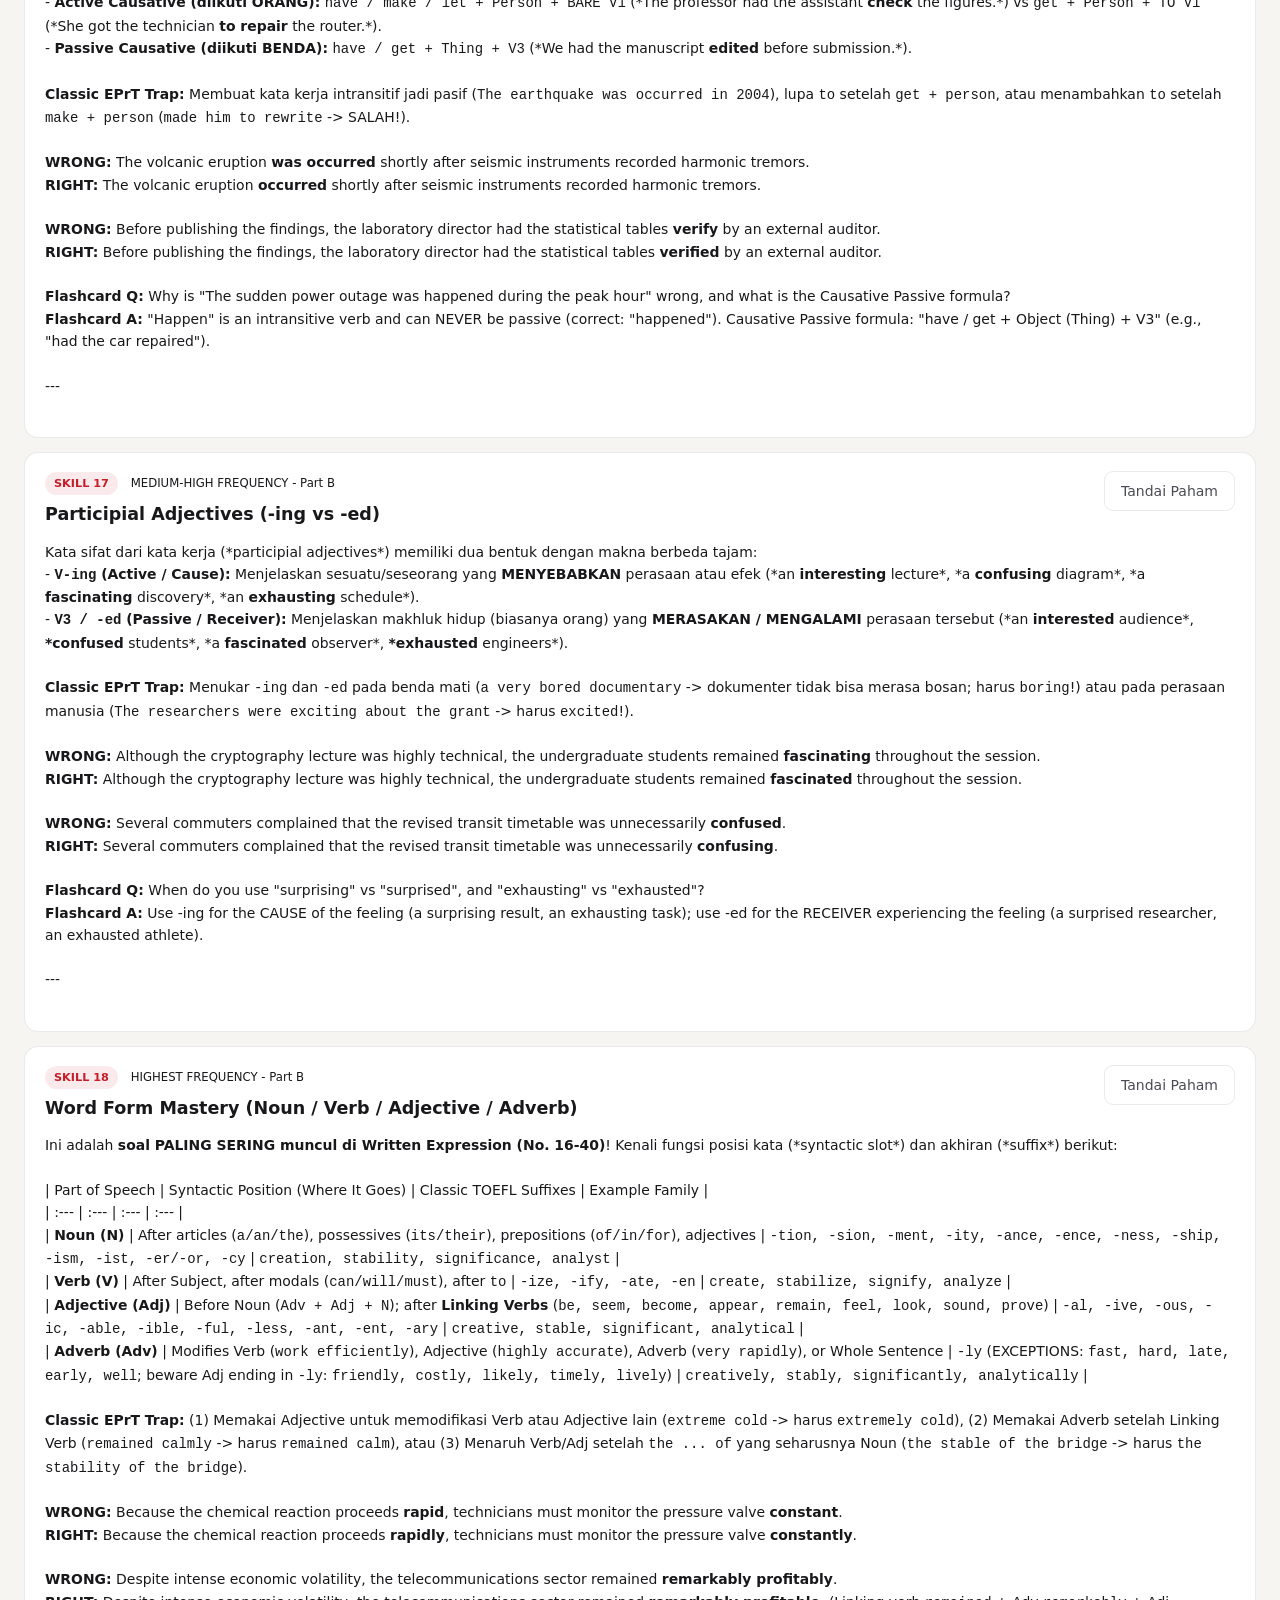
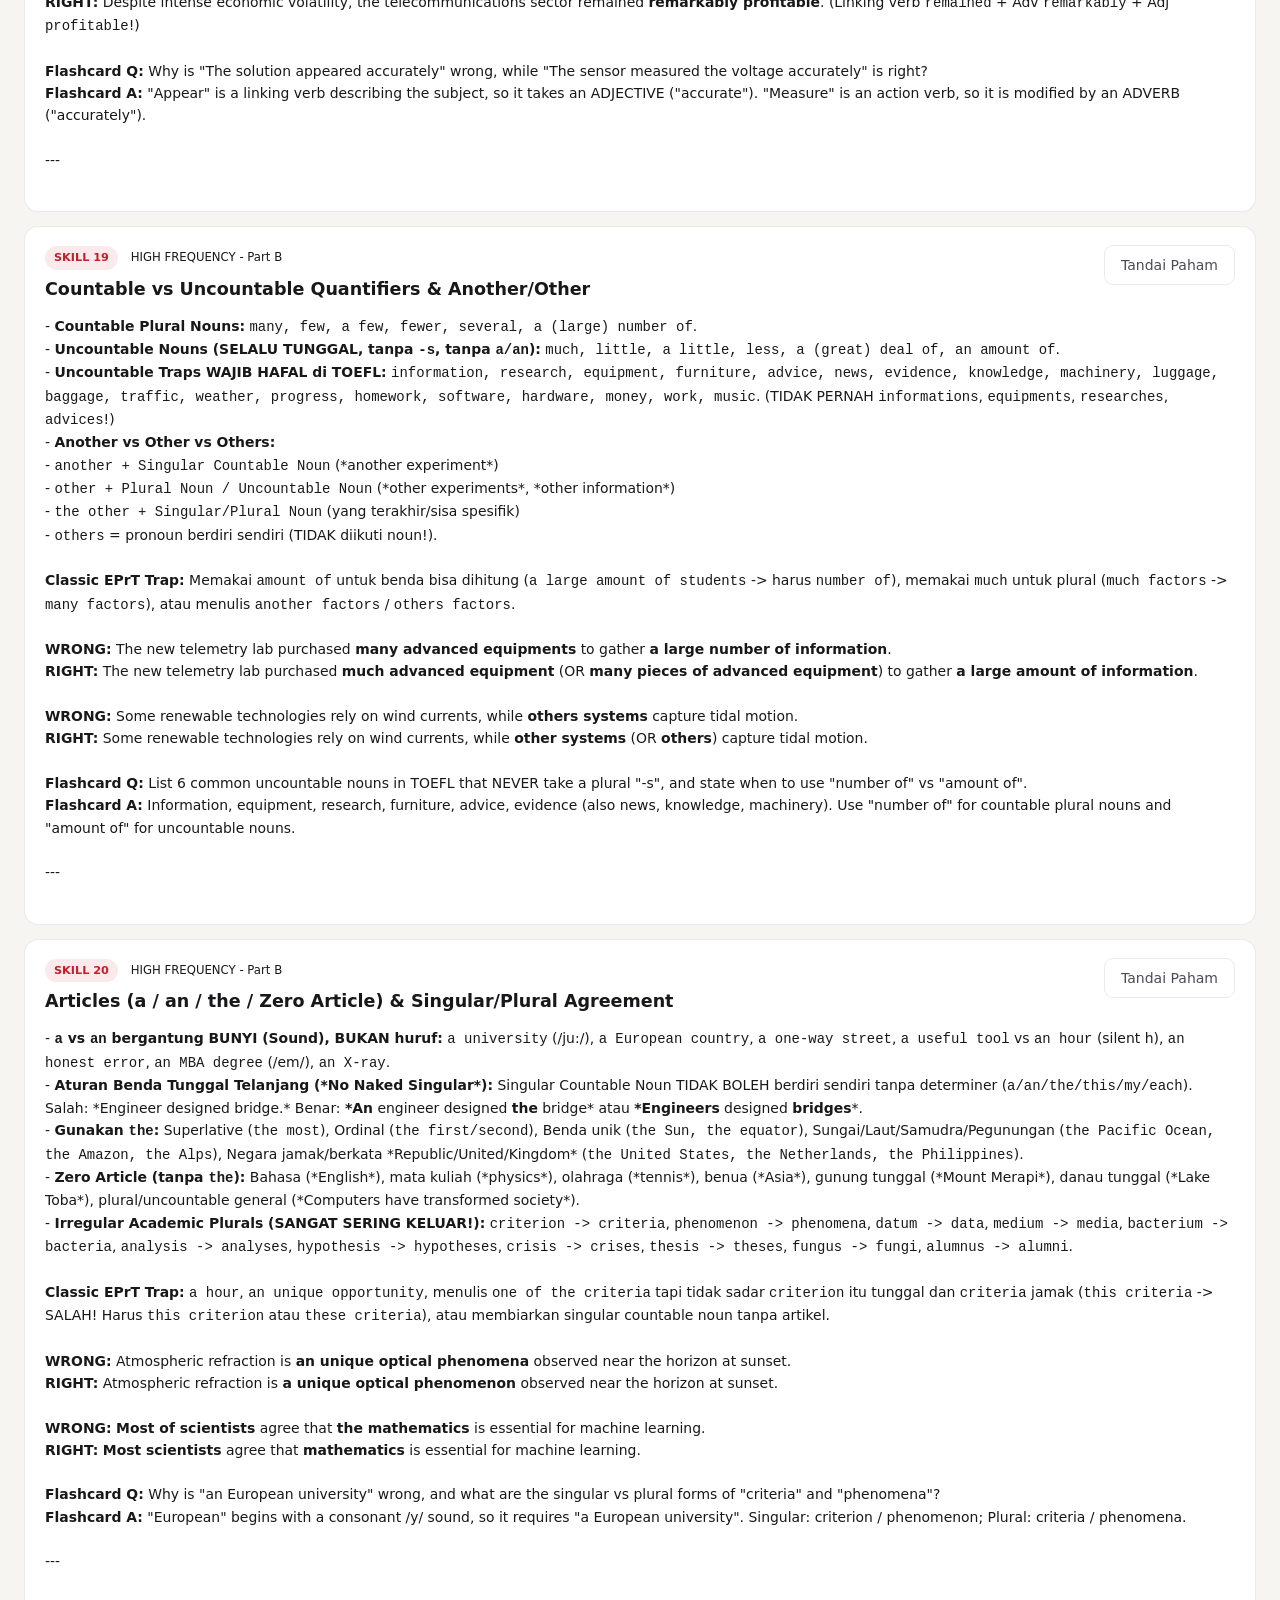
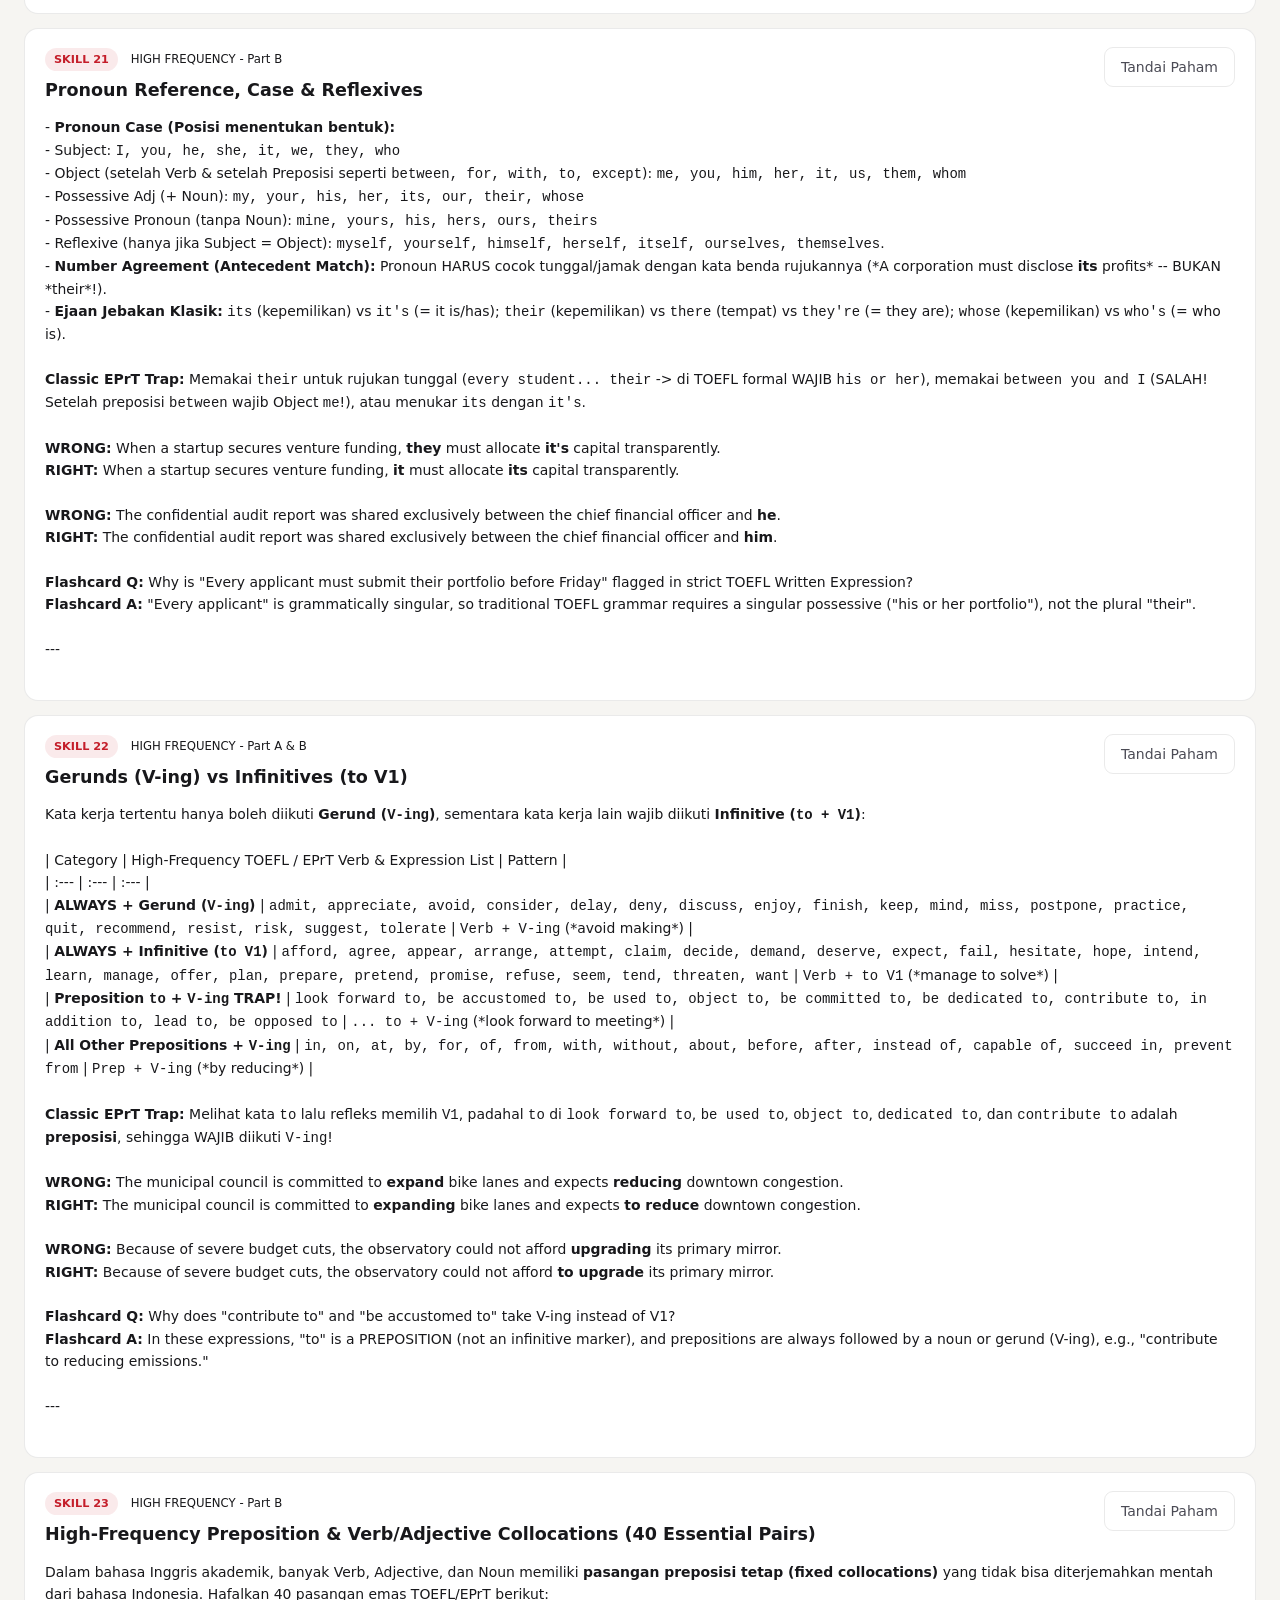
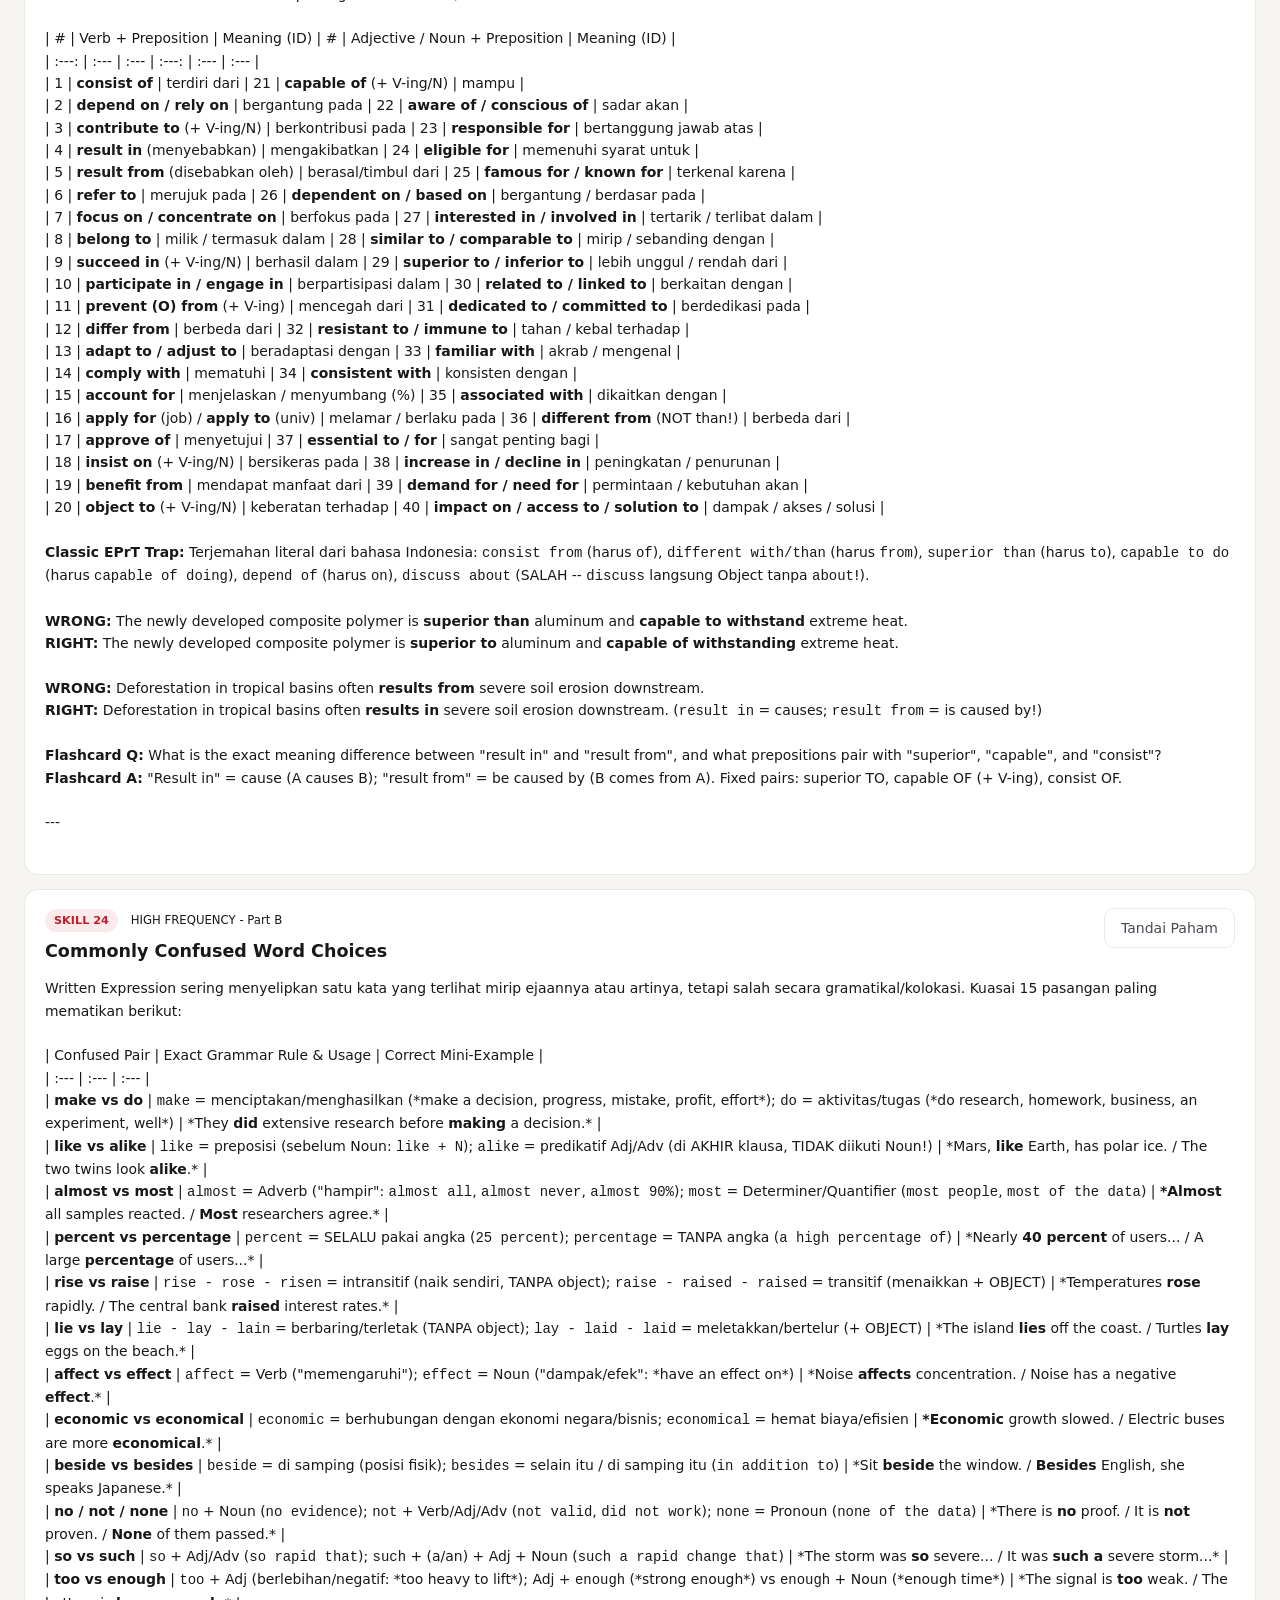
<file: study.html>
<!DOCTYPE html>
<html lang="id" data-theme="light">
<head>
  <meta charset="UTF-8">
  <meta name="viewport" content="width=device-width, initial-scale=1.0">
  <title>EPrT Study Hub &amp; Flashcards — Pengganti NotebookLM (Offline)</title>
  <link rel="stylesheet" href="styles.css">
  <style>
    .study-nav { display:flex; gap:8px; flex-wrap:wrap; margin:18px 0 22px; }
    .study-tab { padding:10px 16px; border-radius:10px; border:1px solid var(--border); background:var(--surface); color:var(--text); font-weight:600; cursor:pointer; font-size:0.92rem; transition:all .15s; }
    .study-tab.is-active { background:var(--accent); color:#fff; border-color:var(--accent); }
    .study-toolbar { display:flex; gap:10px; flex-wrap:wrap; align-items:center; margin-bottom:18px; }
    .study-search { flex:1; min-width:220px; padding:10px 14px; border-radius:10px; border:1px solid var(--border); background:var(--surface); color:var(--text); font-size:0.95rem; }
    .skill-card { background:var(--surface); border:1px solid var(--border); border-radius:14px; padding:18px 20px; margin-bottom:14px; }
    .skill-card.is-mastered { border-color:#16a34a; opacity:0.88; }
    .skill-head { display:flex; justify-content:space-between; align-items:flex-start; gap:12px; flex-wrap:wrap; }
    .skill-badge { display:inline-block; font-size:0.75rem; font-weight:700; padding:3px 9px; border-radius:999px; background:var(--accent-soft, rgba(185,28,28,0.12)); color:var(--accent); margin-right:8px; }
    .skill-formula { margin:12px 0; font-size:0.93rem; line-height:1.6; white-space:pre-line; }
    .skill-trap { background:rgba(245,158,11,0.12); border-left:3px solid #d97706; padding:10px 12px; border-radius:6px; font-size:0.9rem; margin:10px 0; }
    .pair-grid { display:grid; gap:8px; margin:10px 0; }
    .pair-wrong { background:rgba(220,38,38,0.09); border-left:3px solid #dc2626; padding:8px 12px; border-radius:6px; font-size:0.9rem; }
    .pair-right { background:rgba(22,163,74,0.09); border-left:3px solid #16a34a; padding:8px 12px; border-radius:6px; font-size:0.9rem; }
    .fc-strip { background:var(--surface-2, rgba(15,23,42,0.04)); border:1px dashed var(--border); padding:10px 12px; border-radius:8px; margin-top:10px; font-size:0.88rem; }
    .flashcard-stage { max-width:720px; margin:0 auto; }
    .flashcard-box { background:var(--surface); border:2px solid var(--border); border-radius:18px; padding:34px 28px; min-height:240px; display:flex; flex-direction:column; justify-content:center; cursor:pointer; text-align:center; transition:transform .15s, border-color .15s; }
    .flashcard-box:hover { border-color:var(--accent); }
    .flashcard-box.is-flipped { border-color:#16a34a; background:rgba(22,163,74,0.05); }
    .fc-side-tag { font-size:0.78rem; text-transform:uppercase; letter-spacing:0.08em; font-weight:700; color:var(--muted); margin-bottom:12px; }
    .fc-main-text { font-size:1.15rem; line-height:1.6; font-weight:600; }
    .fc-controls { display:flex; justify-content:center; gap:10px; flex-wrap:wrap; margin-top:16px; }
    .study-table { width:100%; border-collapse:collapse; background:var(--surface); border-radius:12px; overflow:hidden; border:1px solid var(--border); font-size:0.9rem; }
    .study-table th, .study-table td { padding:10px 12px; border-bottom:1px solid var(--border); text-align:left; vertical-align:top; }
    .study-table th { background:var(--surface-2, rgba(15,23,42,0.05)); font-weight:700; }
    .blur-recall .recall-hide { filter:blur(6px); transition:filter .15s; cursor:pointer; }
    .blur-recall .recall-hide:hover, .blur-recall .recall-hide.is-revealed { filter:none; }
    .mastery-bar { background:var(--surface); border:1px solid var(--border); border-radius:12px; padding:12px 16px; display:flex; justify-content:space-between; align-items:center; gap:12px; flex-wrap:wrap; margin-bottom:16px; }
  </style>
</head>
<body>
  <header class="topbar">
    <div class="topbar-inner">
      <a href="index.html" class="brand" style="text-decoration:none;color:inherit;">
        <span class="brand-mark" aria-hidden="true">
          <svg width="18" height="18" viewBox="0 0 24 24" fill="none" stroke="currentColor" stroke-width="2"><path d="M4 19.5v-15A2.5 2.5 0 0 1 6.5 2H20v20H6.5a2.5 2.5 0 0 1 0-5H20"/><path d="M8 7h8"/><path d="M8 11h6"/></svg>
        </span>
        <span class="brand-text">
          <span class="brand-title">EPrT Study Hub &amp; Flashcards</span>
          <span class="brand-sub">Belajar Offline Tanpa NotebookLM · 25 Skill + 100 Vocab + 45 Idiom</span>
        </span>
      </a>
      <div class="topbar-actions">
        <a href="index.html" class="btn btn-primary" style="text-decoration:none;padding:8px 14px;font-size:0.88rem;">⚡ Lanjut Simulasi 140 Soal EPrT</a>
        <button type="button" class="icon-btn" id="btn-theme"><span class="btn-label" id="theme-label">Gelap</span></button>
      </div>
    </div>
  </header>

  <main class="app-main">
    <div class="dashboard-intro" style="margin-bottom:14px;">
      <p class="eyebrow">Mode Belajar Kilat H-2 &amp; H-1 (Target Grammar 49 → 58+)</p>
      <h1>Pelajari Pola EPrT + Flashcard Langsung di Browser</h1>
      <p class="lead">Tandai skill yang sudah paham, uji refleks pakai Flashcard Flip, lalu klik tombol <strong>Lanjut Latihan 85 Soal</strong> di kanan atas untuk simulasi Multiple Choice ber-timer.</p>
    </div>

    <div class="study-nav" role="tablist">
      <button type="button" class="study-tab is-active" data-tab="grammar">1. 25 Skill Grammar (Prioritas)</button>
      <button type="button" class="study-tab" data-tab="flashcards">2. Flashcard Flip (Active Recall)</button>
      <button type="button" class="study-tab" data-tab="vocab">3. 100 Vocab Akademik</button>
      <button type="button" class="study-tab" data-tab="listening">4. Listening Traps &amp; 45 Idiom</button>
      <button type="button" class="study-tab" data-tab="reading">5. 8 Tipe Soal Reading</button>
    </div>

    <!-- TAB 1: 25 GRAMMAR SKILLS -->
    <section id="panel-grammar" class="study-panel">
      <div class="mastery-bar">
        <div><strong>Progres Penguasaan Grammar:</strong> <span id="grammar-mastery-text">0 / 25 Skill dikuasai</span></div>
        <div style="display:flex;gap:8px;flex-wrap:wrap;">
          <button type="button" class="btn btn-ghost" id="btn-filter-all">Semua (25)</button>
          <button type="button" class="btn btn-ghost" id="btn-filter-unmastered">Belum Paham Saja</button>
        </div>
      </div>
      <div class="study-toolbar">
        <input type="search" class="study-search" id="search-grammar" placeholder="Cari pola grammar... (misal: inversion, despite, subjunctive, parallel, amount)">
      </div>
      <div id="grammar-list"></div>
    </section>

    <!-- TAB 2: FLASHCARDS -->
    <section id="panel-flashcards" class="study-panel" hidden>
      <div class="flashcard-stage">
        <div class="study-toolbar" style="justify-content:center;">
          <button type="button" class="btn btn-ghost fc-deck-btn is-active" data-deck="grammar">Deck Grammar (25)</button>
          <button type="button" class="btn btn-ghost fc-deck-btn" data-deck="idioms">Deck Idiom Listening (45)</button>
          <button type="button" class="btn btn-ghost fc-deck-btn" data-deck="vocab">Deck Vocab Akademik (100)</button>
          <button type="button" class="btn btn-ghost" id="btn-fc-shuffle">Acak Urutan</button>
        </div>
        <div style="text-align:center;margin-bottom:10px;font-size:0.9rem;color:var(--muted);" id="fc-counter">Kartu 1 / 25</div>
        <div class="flashcard-box" id="fc-card" tabindex="0" role="button" aria-label="Klik untuk membalik kartu">
          <div class="fc-side-tag" id="fc-side-tag">PERTANYAAN (Klik / Spasi untuk balik)</div>
          <div class="fc-main-text" id="fc-text"></div>
        </div>
        <div class="fc-controls">
          <button type="button" class="btn btn-ghost" id="btn-fc-prev">← Sebelumnya</button>
          <button type="button" class="btn btn-primary" id="btn-fc-flip">Balik Kartu (Spasi)</button>
          <button type="button" class="btn btn-ghost" id="btn-fc-next">Berikutnya →</button>
        </div>
      </div>
    </section>

    <!-- TAB 3: 100 VOCAB -->
    <section id="panel-vocab" class="study-panel" hidden>
      <div class="study-toolbar">
        <input type="search" class="study-search" id="search-vocab" placeholder="Cari kata akademik / sinonim / arti Indonesia...">
        <button type="button" class="btn btn-ghost" id="btn-toggle-vocab-blur">Sembunyikan Arti (Mode Uji)</button>
      </div>
      <div id="vocab-wrap"></div>
    </section>

    <!-- TAB 4: LISTENING TRAPS & 45 IDIOMS -->
    <section id="panel-listening" class="study-panel" hidden>
      <h2 style="margin-bottom:10px;">12 Jebakan Klasik Listening Part A</h2>
      <div id="traps-wrap" style="margin-bottom:26px;"></div>
      <div class="study-toolbar">
        <h2 style="margin:0;margin-right:auto;">45 Idiom &amp; Phrasal Verbs Wajib</h2>
        <input type="search" class="study-search" id="search-idiom" placeholder="Cari idiom (misal: call off, put off, under the weather)...">
        <button type="button" class="btn btn-ghost" id="btn-toggle-idiom-blur">Sembunyikan Arti</button>
      </div>
      <div id="idioms-wrap"></div>
    </section>

    <!-- TAB 5: 8 READING TYPES -->
    <section id="panel-reading" class="study-panel" hidden>
      <div class="mastery-bar">
        <div><strong>Aturan Emas Pacing Reading:</strong> 50 soal / 55 menit = <strong>maksimal 11 menit per teks</strong> (1 menit skim kalimat pertama tiap paragraf + 9 menit tembak detail berurutan + 1 menit Main Idea).</div>
      </div>
      <div id="reading-list"></div>
    </section>
  </main>

  <script src="study_data.js"></script>
  <script>
    (function () {
      const DATA = window.EPRT_STUDY_DATA;
      const STORE_KEY = 'eprt_study_mastered_v1';
      let mastered = new Set(JSON.parse(localStorage.getItem(STORE_KEY) || '[]'));
      let grammarFilter = 'all';

      // Theme sync with index.html
      const savedTheme = localStorage.getItem('eprt_theme') || 'light';
      document.documentElement.setAttribute('data-theme', savedTheme);
      const themeLabel = document.getElementById('theme-label');
      const syncThemeLabel = () => {
        const cur = document.documentElement.getAttribute('data-theme');
        themeLabel.textContent = cur === 'dark' ? 'Terang' : 'Gelap';
      };
      syncThemeLabel();
      document.getElementById('btn-theme').addEventListener('click', () => {
        const next = document.documentElement.getAttribute('data-theme') === 'dark' ? 'light' : 'dark';
        document.documentElement.setAttribute('data-theme', next);
        localStorage.setItem('eprt_theme', next);
        syncThemeLabel();
      });

      // Tabs
      document.querySelectorAll('.study-tab').forEach(btn => {
        btn.addEventListener('click', () => {
          document.querySelectorAll('.study-tab').forEach(b => b.classList.remove('is-active'));
          document.querySelectorAll('.study-panel').forEach(p => p.hidden = true);
          btn.classList.add('is-active');
          document.getElementById('panel-' + btn.dataset.tab).hidden = false;
        });
      });

      const esc = s => String(s || '').replace(/&/g,'&amp;').replace(/</g,'&lt;').replace(/>/g,'&gt;');
      const mdInline = s => esc(s).replace(/\*\*(.+?)\*\*/g, '<strong>$1</strong>').replace(/`(.+?)`/g, '<code>$1</code>');

      // Render Grammar
      function renderGrammar() {
        const q = document.getElementById('search-grammar').value.toLowerCase().trim();
        document.getElementById('grammar-mastery-text').textContent = `${mastered.size} / ${DATA.skills.length} Skill dikuasai`;
        const list = document.getElementById('grammar-list');
        const filtered = DATA.skills.filter(sk => {
          if (grammarFilter === 'unmastered' && mastered.has(sk.id)) return false;
          if (!q) return true;
          return (sk.title + ' ' + sk.formula + ' ' + sk.trap + ' ' + sk.flashcardQ).toLowerCase().includes(q);
        });
        list.innerHTML = filtered.map(sk => {
          const isDone = mastered.has(sk.id);
          const pairsHtml = sk.pairs.map(p => `
            <div class="pair-wrong"><strong>SALAH:</strong> ${mdInline(p.wrong)}</div>
            <div class="pair-right"><strong>BENAR:</strong> ${mdInline(p.right)}</div>
          `).join('');
          return `
            <article class="skill-card ${isDone ? 'is-mastered' : ''}">
              <div class="skill-head">
                <div>
                  <span class="skill-badge">SKILL ${String(sk.num).padStart(2,'0')}</span>
                  <span style="font-size:0.78rem;color:var(--muted);">${esc(sk.freq)}</span>
                  <h3 style="margin:6px 0 0;">${esc(sk.title)}</h3>
                </div>
                <button type="button" class="btn ${isDone ? 'btn-primary' : 'btn-ghost'}" data-toggle-skill="${sk.id}">
                  ${isDone ? '✓ Sudah Paham' : 'Tandai Paham'}
                </button>
              </div>
              <div class="skill-formula">${mdInline(sk.formula)}</div>
              ${sk.trap ? `<div class="skill-trap"><strong>Jebakan Klasik EPrT:</strong> ${mdInline(sk.trap)}</div>` : ''}
              <div class="pair-grid">${pairsHtml}</div>
              ${sk.flashcardQ ? `<div class="fc-strip"><strong>Flashcard Q:</strong> ${mdInline(sk.flashcardQ)}<br><strong>A:</strong> ${mdInline(sk.flashcardA)}</div>` : ''}
            </article>
          `;
        }).join('') || '<p style="color:var(--muted);">Tidak ada skill yang cocok dengan filter.</p>';

        list.querySelectorAll('[data-toggle-skill]').forEach(b => {
          b.addEventListener('click', () => {
            const id = b.dataset.toggleSkill;
            if (mastered.has(id)) mastered.delete(id); else mastered.add(id);
            localStorage.setItem(STORE_KEY, JSON.stringify([...mastered]));
            renderGrammar();
          });
        });
      }
      document.getElementById('search-grammar').addEventListener('input', renderGrammar);
      document.getElementById('btn-filter-all').addEventListener('click', () => { grammarFilter = 'all'; renderGrammar(); });
      document.getElementById('btn-filter-unmastered').addEventListener('click', () => { grammarFilter = 'unmastered'; renderGrammar(); });
      renderGrammar();

      // Flashcards
      let currentDeckName = 'grammar';
      let deck = [];
      let fcIdx = 0;
      let fcFlipped = false;

      function buildDeck(name) {
        currentDeckName = name;
        if (name === 'grammar') {
          deck = DATA.skills.map(s => ({ tag: `SKILL ${String(s.num).padStart(2,'0')} · ${s.title}`, q: s.flashcardQ, a: s.flashcardA }));
        } else if (name === 'idioms') {
          deck = DATA.idioms.map(i => ({ tag: `IDIOM #${i.num}`, q: `Apa arti idiom "${i.idiom}"?\n\nContoh: ${i.clue}`, a: `${i.english} (${i.indonesian})` }));
        } else {
          deck = DATA.vocab.map(v => ({ tag: `VOCAB #${v.num} (${v.pos})`, q: `Sinonim & arti kata akademik: "${v.word}"`, a: `${v.synonyms}\n\nArti: ${v.meaning}` }));
        }
        fcIdx = 0;
        fcFlipped = false;
        renderFlashcard();
      }
      function renderFlashcard() {
        const card = deck[fcIdx];
        document.getElementById('fc-counter').textContent = `Kartu ${fcIdx + 1} / ${deck.length} — ${card.tag}`;
        const box = document.getElementById('fc-card');
        box.classList.toggle('is-flipped', fcFlipped);
        document.getElementById('fc-side-tag').textContent = fcFlipped ? 'JAWABAN' : 'PERTANYAAN (Klik atau tekan Spasi untuk balik)';
        document.getElementById('fc-text').innerHTML = mdInline(fcFlipped ? card.a : card.q).replace(/\n/g, '<br>');
      }
      document.querySelectorAll('.fc-deck-btn').forEach(b => {
        b.addEventListener('click', () => {
          document.querySelectorAll('.fc-deck-btn').forEach(x => x.classList.remove('btn-primary'));
          b.classList.add('btn-primary');
          buildDeck(b.dataset.deck);
        });
      });
      document.getElementById('fc-card').addEventListener('click', () => { fcFlipped = !fcFlipped; renderFlashcard(); });
      document.getElementById('btn-fc-flip').addEventListener('click', () => { fcFlipped = !fcFlipped; renderFlashcard(); });
      document.getElementById('btn-fc-prev').addEventListener('click', () => { fcIdx = (fcIdx - 1 + deck.length) % deck.length; fcFlipped = false; renderFlashcard(); });
      document.getElementById('btn-fc-next').addEventListener('click', () => { fcIdx = (fcIdx + 1) % deck.length; fcFlipped = false; renderFlashcard(); });
      document.getElementById('btn-fc-shuffle').addEventListener('click', () => {
        for (let i = deck.length - 1; i > 0; i--) { const j = Math.floor(Math.random() * (i + 1)); [deck[i], deck[j]] = [deck[j], deck[i]]; }
        fcIdx = 0; fcFlipped = false; renderFlashcard();
      });
      document.addEventListener('keydown', e => {
        if (document.getElementById('panel-flashcards').hidden) return;
        if (e.code === 'Space') { e.preventDefault(); fcFlipped = !fcFlipped; renderFlashcard(); }
        if (e.code === 'ArrowRight') { fcIdx = (fcIdx + 1) % deck.length; fcFlipped = false; renderFlashcard(); }
        if (e.code === 'ArrowLeft') { fcIdx = (fcIdx - 1 + deck.length) % deck.length; fcFlipped = false; renderFlashcard(); }
      });
      buildDeck('grammar');

      // Vocab table
      function renderVocab() {
        const q = document.getElementById('search-vocab').value.toLowerCase().trim();
        const rows = DATA.vocab.filter(v => !q || (v.word + ' ' + v.synonyms + ' ' + v.meaning).toLowerCase().includes(q));
        document.getElementById('vocab-wrap').innerHTML = `
          <table class="study-table">
            <thead><tr><th>#</th><th>Academic Word</th><th>POS</th><th>TOEFL Synonyms</th><th>Arti Indonesia</th></tr></thead>
            <tbody>${rows.map(v => `<tr><td>${v.num}</td><td><strong>${esc(v.word)}</strong></td><td>${esc(v.pos)}</td><td class="recall-hide">${esc(v.synonyms)}</td><td class="recall-hide">${esc(v.meaning)}</td></tr>`).join('')}</tbody>
          </table>`;
      }
      document.getElementById('search-vocab').addEventListener('input', renderVocab);
      document.getElementById('btn-toggle-vocab-blur').addEventListener('click', e => {
        const w = document.getElementById('vocab-wrap');
        w.classList.toggle('blur-recall');
        e.target.textContent = w.classList.contains('blur-recall') ? 'Tampilkan Arti' : 'Sembunyikan Arti (Mode Uji)';
      });
      renderVocab();

      // Listening Traps + 45 Idioms
      document.getElementById('traps-wrap').innerHTML = `
        <table class="study-table">
          <thead><tr><th>#</th><th>Tipe Jebakan</th><th>Contoh Dialog</th><th>Kunci Logika</th></tr></thead>
          <tbody>${DATA.listeningTraps.map(t => `<tr><td>${t.num}</td><td><strong>${esc(t.type)}</strong></td><td>${mdInline(t.dialogue)}</td><td>${mdInline(t.logic)}</td></tr>`).join('')}</tbody>
        </table>`;
      function renderIdioms() {
        const q = document.getElementById('search-idiom').value.toLowerCase().trim();
        const rows = DATA.idioms.filter(i => !q || (i.idiom + ' ' + i.english + ' ' + i.indonesian).toLowerCase().includes(q));
        document.getElementById('idioms-wrap').innerHTML = `
          <table class="study-table">
            <thead><tr><th>#</th><th>Idiom / Phrasal Verb</th><th>Arti English</th><th>Arti Indonesia</th><th>Contoh Kalimat</th></tr></thead>
            <tbody>${rows.map(i => `<tr><td>${i.num}</td><td><strong>${esc(i.idiom)}</strong></td><td class="recall-hide">${esc(i.english)}</td><td class="recall-hide">${esc(i.indonesian)}</td><td>${mdInline(i.clue)}</td></tr>`).join('')}</tbody>
          </table>`;
      }
      document.getElementById('search-idiom').addEventListener('input', renderIdioms);
      document.getElementById('btn-toggle-idiom-blur').addEventListener('click', e => {
        const w = document.getElementById('idioms-wrap');
        w.classList.toggle('blur-recall');
        e.target.textContent = w.classList.contains('blur-recall') ? 'Tampilkan Arti' : 'Sembunyikan Arti';
      });
      renderIdioms();

      // 8 Reading Types
      document.getElementById('reading-list').innerHTML = DATA.readingTypes.map(r => `
        <article class="skill-card">
          <span class="skill-badge">TIPE ${r.num}</span>
          <h3 style="margin:6px 0 8px;">${esc(r.title)}</h3>
          <div class="skill-formula">${mdInline(r.body)}</div>
        </article>`).join('');
    })();
  </script>
</body>
</html>
</file>
<file: styles.css>
/* ==========================================================================
   EPrT Tel-U Prep Arena — Academic Desk & Quizizz Sprint Design System
   Zero external CDN dependency | Strict 4px spacing scale | Light + Dark
   ========================================================================== */

:root {
  /* Light Theme: Warm Paper & Academic Ink */
  --bg: #f6f5f2;
  --surface: #ffffff;
  --surface-subtle: #efede8;
  --surface-hover: #f3f1ec;
  --border: rgba(24, 24, 27, 0.09);
  --border-strong: rgba(24, 24, 27, 0.16);

  --text-primary: #18181b;
  --text-secondary: #4b4b55;
  --text-muted: #71717a;

  /* Brand & Semantic Accents (Tel-U Crimson + High-Contrast Academic Palette) */
  --accent: #c41e2a;
  --accent-hover: #a61722;
  --accent-soft: rgba(196, 30, 42, 0.09);
  --accent-border: rgba(196, 30, 42, 0.28);

  --amber: #b45309;
  --amber-soft: rgba(180, 83, 9, 0.10);
  --emerald: #15803d;
  --emerald-soft: rgba(21, 128, 61, 0.10);
  --emerald-border: rgba(21, 128, 61, 0.36);
  --coral: #be123c;
  --coral-soft: rgba(190, 18, 60, 0.10);
  --coral-border: rgba(190, 18, 60, 0.38);

  /* Answer Tile Identity Colors (Refined Quizizz Tiles) */
  --tile-a: #0f766e;
  --tile-b: #1d4ed8;
  --tile-c: #b45309;
  --tile-d: #be123c;

  --shadow-sm: 0 1px 2px rgba(24, 24, 27, 0.05);
  --shadow-md: 0 4px 16px rgba(24, 24, 27, 0.06);

  --font-sans: "Plus Jakarta Sans", "Segoe UI", system-ui, -apple-system, BlinkMacSystemFont, Roboto, sans-serif;
  --font-serif: "Charter", "Georgia", "Cambria", "Times New Roman", serif;
  --font-mono: "JetBrains Mono", "Cascadia Code", "Consolas", ui-monospace, monospace;

  --radius-sm: 8px;
  --radius-md: 12px;
  --radius-lg: 16px;
  --ease: cubic-bezier(0.2, 0.7, 0.2, 1);
}

[data-theme="dark"] {
  /* Dark Theme: Deep Slate & Ink (Surface steps + Hairlines, no glows) */
  --bg: #111317;
  --surface: #181b21;
  --surface-subtle: #20242d;
  --surface-hover: #252a34;
  --border: rgba(242, 243, 245, 0.09);
  --border-strong: rgba(242, 243, 245, 0.17);

  --text-primary: #f2f3f5;
  --text-secondary: #b4b9c5;
  --text-muted: #7f8594;

  --accent: #e53e49;
  --accent-hover: #f0525c;
  --accent-soft: rgba(229, 62, 73, 0.14);
  --accent-border: rgba(229, 62, 73, 0.38);

  --amber: #f59e0b;
  --amber-soft: rgba(245, 158, 11, 0.14);
  --emerald: #22c55e;
  --emerald-soft: rgba(34, 197, 94, 0.13);
  --emerald-border: rgba(34, 197, 94, 0.42);
  --coral: #fb7185;
  --coral-soft: rgba(251, 113, 133, 0.14);
  --coral-border: rgba(251, 113, 133, 0.44);

  --tile-a: #14b8a6;
  --tile-b: #60a5fa;
  --tile-c: #f59e0b;
  --tile-d: #fb7185;

  --shadow-sm: none;
  --shadow-md: none;
}

*, *::before, *::after {
  box-sizing: border-box;
}

html, body {
  margin: 0;
  padding: 0;
  background-color: var(--bg);
  color: var(--text-primary);
  font-family: var(--font-sans);
  font-size: 15px;
  line-height: 1.55;
  -webkit-font-smoothing: antialiased;
}

button {
  font-family: inherit;
  cursor: pointer;
}

button:focus-visible, [tabindex]:focus-visible {
  outline: 2px solid var(--accent);
  outline-offset: 2px;
}

.tabular {
  font-family: var(--font-mono);
  font-variant-numeric: tabular-nums;
}

/* ==================== TOP NAVIGATION ==================== */
.topbar {
  position: sticky;
  top: 0;
  z-index: 40;
  background-color: var(--surface);
  border-bottom: 1px solid var(--border);
}

.topbar-inner {
  max-width: 1360px;
  margin: 0 auto;
  padding: 12px 24px;
  display: flex;
  align-items: center;
  justify-content: space-between;
  gap: 16px;
}

.brand {
  display: inline-flex;
  align-items: center;
  gap: 12px;
  background: transparent;
  border: 0;
  padding: 0;
  color: var(--text-primary);
  text-align: left;
}

.brand-mark {
  width: 36px;
  height: 36px;
  border-radius: var(--radius-sm);
  background-color: var(--accent);
  color: #ffffff;
  display: grid;
  place-items: center;
  flex-shrink: 0;
}

.brand-text {
  display: flex;
  flex-direction: column;
}

.brand-title {
  font-size: 15px;
  font-weight: 600;
  line-height: 1.2;
}

.brand-sub {
  font-size: 12px;
  color: var(--text-muted);
}

.topbar-actions {
  display: flex;
  align-items: center;
  gap: 8px;
}

.saved-indicator {
  font-size: 12px;
  color: var(--emerald);
  background: var(--emerald-soft);
  padding: 4px 10px;
  border-radius: 6px;
  font-weight: 500;
}

.icon-btn {
  display: inline-flex;
  align-items: center;
  gap: 8px;
  height: 36px;
  padding: 0 12px;
  border-radius: var(--radius-sm);
  border: 1px solid var(--border);
  background: var(--surface);
  color: var(--text-primary);
  font-size: 13px;
  font-weight: 500;
  transition: background-color 140ms var(--ease), border-color 140ms var(--ease);
}

.icon-btn:hover {
  background: var(--surface-hover);
  border-color: var(--border-strong);
}

.icon-btn-muted {
  color: var(--text-secondary);
}

[data-theme="light"] .icon-sun { display: none; }
[data-theme="dark"] .icon-moon { display: none; }

/* ==================== MAIN CONTAINER ==================== */
.app-main {
  max-width: 1360px;
  margin: 0 auto;
  padding: 28px 24px 56px;
}

[hidden],
.view[hidden] {
  display: none !important;
}

/* ==================== DASHBOARD VIEW ==================== */
.dashboard-header {
  display: grid;
  grid-template-columns: minmax(0, 1.15fr) minmax(320px, 0.85fr);
  gap: 24px;
  align-items: stretch;
  margin-bottom: 28px;
}

.dashboard-intro {
  display: flex;
  flex-direction: column;
  justify-content: center;
  padding: 8px 0;
}

.eyebrow {
  margin: 0 0 8px;
  font-size: 13px;
  font-weight: 600;
  color: var(--accent);
}

.dashboard-intro h1 {
  margin: 0 0 12px;
  font-size: clamp(24px, 3vw, 32px);
  font-weight: 600;
  line-height: 1.22;
  letter-spacing: -0.02em;
}

.lead {
  margin: 0;
  color: var(--text-secondary);
  font-size: 15px;
  max-width: 58ch;
}

/* Score Overview Card */
.score-overview-card {
  background: var(--surface);
  border: 1px solid var(--border);
  border-radius: var(--radius-lg);
  padding: 20px 24px;
  box-shadow: var(--shadow-sm);
  display: flex;
  flex-direction: column;
  justify-content: space-between;
  gap: 16px;
}

.score-overview-top {
  display: flex;
  align-items: flex-start;
  justify-content: space-between;
  gap: 12px;
}

.meta-label {
  margin: 0 0 4px;
  font-size: 13px;
  color: var(--text-muted);
  font-weight: 500;
}

.projected-row {
  display: flex;
  align-items: baseline;
  gap: 10px;
}

.projected-value {
  font-size: 36px;
  font-weight: 600;
  line-height: 1;
  color: var(--text-primary);
}

.delta-pill {
  font-size: 12px;
  font-weight: 600;
  padding: 3px 8px;
  border-radius: 6px;
  background: var(--surface-subtle);
  color: var(--text-secondary);
}

.delta-pill.is-up {
  background: var(--emerald-soft);
  color: var(--emerald);
}

.delta-pill.is-down {
  background: var(--coral-soft);
  color: var(--coral);
}

.cefr-badge {
  font-family: var(--font-mono);
  font-size: 12px;
  font-weight: 600;
  padding: 5px 10px;
  border-radius: 6px;
  border: 1px solid var(--border-strong);
  color: var(--text-primary);
  background: var(--surface-subtle);
}

.section-mini-grid {
  display: grid;
  grid-template-columns: repeat(3, 1fr);
  gap: 10px;
}

.section-mini-item {
  background: var(--surface-subtle);
  border: 1px solid var(--border);
  border-radius: 10px;
  padding: 10px 12px;
  display: flex;
  flex-direction: column;
  gap: 2px;
}

.section-mini-item.is-priority {
  border-color: var(--accent-border);
  background: var(--accent-soft);
}

.mini-label {
  font-size: 12px;
  color: var(--text-secondary);
}

.mini-score {
  font-size: 20px;
  font-weight: 600;
  line-height: 1.2;
}

.mini-src {
  font-size: 11px;
  color: var(--text-muted);
}

.target-bar-wrap {
  display: flex;
  flex-direction: column;
  gap: 6px;
}

.target-bar-labels {
  display: flex;
  justify-content: space-between;
  font-size: 12px;
  color: var(--text-secondary);
}

.target-bar-track {
  position: relative;
  height: 8px;
  background: var(--surface-subtle);
  border-radius: 4px;
  overflow: hidden;
}

.target-bar-fill {
  height: 100%;
  background: var(--accent);
  border-radius: 4px;
  transition: width 320ms var(--ease);
}

.target-bar-marker {
  position: absolute;
  top: 0;
  bottom: 0;
  width: 2px;
  background: var(--text-primary);
  opacity: 0.45;
}

/* 3 Mode Cards */
.mode-grid {
  display: grid;
  grid-template-columns: repeat(3, minmax(0, 1fr));
  gap: 20px;
  margin-bottom: 20px;
}

.mode-card {
  background: var(--surface);
  border: 1px solid var(--border);
  border-radius: var(--radius-lg);
  padding: 24px;
  box-shadow: var(--shadow-sm);
  display: flex;
  flex-direction: column;
  gap: 16px;
  transition: border-color 160ms var(--ease);
}

.mode-card:hover {
  border-color: var(--border-strong);
}

.mode-card-priority {
  border-top: 3px solid var(--accent);
}

.mode-tag-row {
  display: flex;
  align-items: center;
  justify-content: space-between;
  gap: 8px;
  margin-bottom: 8px;
}

.mode-number {
  font-family: var(--font-mono);
  font-size: 12px;
  font-weight: 600;
  color: var(--text-muted);
}

.priority-pill {
  font-size: 12px;
  font-weight: 600;
  color: var(--accent);
  background: var(--accent-soft);
  padding: 3px 9px;
  border-radius: 6px;
}

.quiet-pill {
  font-size: 12px;
  font-weight: 500;
  color: var(--text-secondary);
  background: var(--surface-subtle);
  padding: 3px 9px;
  border-radius: 6px;
}

.mode-card h2 {
  margin: 0 0 8px;
  font-size: 20px;
  font-weight: 600;
  line-height: 1.25;
}

.mode-desc {
  margin: 0;
  font-size: 14px;
  color: var(--text-secondary);
  line-height: 1.5;
}

.mode-meta-list {
  display: flex;
  flex-wrap: wrap;
  gap: 12px;
}

.meta-chip {
  display: inline-flex;
  align-items: center;
  gap: 6px;
  font-size: 13px;
  color: var(--text-secondary);
}

/* Bank Pool Status Bar */
.bank-status-bar {
  display: flex;
  flex-direction: column;
  gap: 6px;
  padding: 10px 12px;
  border-radius: 10px;
  background: var(--surface-subtle);
  border: 1px solid var(--border);
}

.bank-status-top {
  display: flex;
  align-items: center;
  justify-content: space-between;
  gap: 8px;
  font-size: 12px;
  color: var(--text-secondary);
}

.bank-status-text {
  font-weight: 500;
}

.bank-status-pct {
  font-size: 11.5px;
  font-weight: 600;
  color: var(--text-muted);
}

.bank-status-track {
  height: 5px;
  border-radius: 3px;
  background: var(--border);
  overflow: hidden;
}

.bank-status-fill {
  height: 100%;
  border-radius: 3px;
  background: var(--emerald);
  transition: width 260ms var(--ease);
}

.selector-group {
  display: flex;
  flex-direction: column;
  gap: 8px;
}

/* Segmented Mode Selector */
.mode-selector {
  display: grid;
  grid-template-columns: 1fr 1fr;
  gap: 4px;
  padding: 4px;
  background: var(--surface-subtle);
  border-radius: 10px;
  border: 1px solid var(--border);
}

.seg-btn {
  border: 0;
  background: transparent;
  color: var(--text-secondary);
  font-size: 12.5px;
  font-weight: 500;
  padding: 7px 8px;
  border-radius: 7px;
  transition: background-color 140ms var(--ease), color 140ms var(--ease);
}

.seg-btn.is-active {
  background: var(--surface);
  color: var(--text-primary);
  box-shadow: var(--shadow-sm);
}

.mode-progress-box {
  padding: 12px 14px;
  border-radius: 10px;
  background: var(--surface-subtle);
  border: 1px solid var(--border);
  font-size: 13px;
  color: var(--text-secondary);
  display: flex;
  align-items: center;
  justify-content: space-between;
  gap: 8px;
  min-height: 46px;
}

.muted-note {
  color: var(--text-muted);
}

.mode-actions {
  margin-top: auto;
  display: flex;
  gap: 8px;
}

/* Buttons */
.btn {
  display: inline-flex;
  align-items: center;
  justify-content: center;
  gap: 8px;
  height: 40px;
  padding: 0 16px;
  border-radius: 9px;
  font-size: 14px;
  font-weight: 500;
  border: 1px solid transparent;
  transition: background-color 140ms var(--ease), border-color 140ms var(--ease), transform 100ms var(--ease);
}

.btn:active {
  transform: scale(0.985);
}

.btn-primary {
  background: var(--accent);
  color: #ffffff;
  flex: 1;
}

.btn-primary:hover {
  background: var(--accent-hover);
}

.btn-secondary {
  background: var(--surface);
  color: var(--text-primary);
  border-color: var(--border-strong);
}

.btn-secondary:hover {
  background: var(--surface-hover);
}

.btn-ghost {
  background: transparent;
  color: var(--text-secondary);
  border-color: var(--border);
}

.btn-ghost:hover {
  background: var(--surface-hover);
  color: var(--text-primary);
}

/* Shortcut Strip */
.shortcut-strip {
  display: flex;
  flex-wrap: wrap;
  align-items: center;
  gap: 20px;
  padding: 14px 20px;
  background: var(--surface);
  border: 1px solid var(--border);
  border-radius: var(--radius-md);
  font-size: 13px;
  color: var(--text-secondary);
}

.shortcut-item {
  display: inline-flex;
  align-items: center;
  gap: 6px;
}

kbd {
  display: inline-flex;
  align-items: center;
  justify-content: center;
  min-width: 24px;
  height: 22px;
  padding: 0 6px;
  border-radius: 5px;
  border: 1px solid var(--border-strong);
  background: var(--surface-subtle);
  font-family: var(--font-mono);
  font-size: 11px;
  font-weight: 600;
  color: var(--text-primary);
}

.dot-offline {
  width: 8px;
  height: 8px;
  border-radius: 50%;
  background: var(--emerald);
  display: inline-block;
}

.btn-reset-bank {
  margin-left: auto;
  display: inline-flex;
  align-items: center;
  gap: 6px;
  height: 30px;
  padding: 0 11px;
  border-radius: 7px;
  border: 1px solid var(--border-strong);
  background: var(--surface-subtle);
  color: var(--text-secondary);
  font-size: 12px;
  font-weight: 500;
  transition: background-color 140ms var(--ease), color 140ms var(--ease), border-color 140ms var(--ease);
}

.btn-reset-bank:hover {
  background: var(--surface-hover);
  color: var(--text-primary);
  border-color: var(--accent-border);
}

/* ==================== ACTIVE QUIZ ARENA ==================== */
.quiz-hud {
  display: flex;
  align-items: center;
  justify-content: space-between;
  gap: 16px;
  padding: 12px 16px;
  background: var(--surface);
  border: 1px solid var(--border);
  border-radius: var(--radius-md) var(--radius-md) 0 0;
}

.hud-left {
  display: flex;
  align-items: center;
  gap: 14px;
}

.btn-back {
  display: inline-flex;
  align-items: center;
  gap: 4px;
  height: 32px;
  padding: 0 10px;
  border-radius: 7px;
  border: 1px solid var(--border);
  background: var(--surface-subtle);
  color: var(--text-secondary);
  font-size: 13px;
  font-weight: 500;
}

.btn-back:hover {
  color: var(--text-primary);
  border-color: var(--border-strong);
}

.hud-title-group {
  display: flex;
  align-items: baseline;
  gap: 10px;
}

.hud-quiz-name {
  font-weight: 600;
  font-size: 15px;
}

.hud-q-counter {
  font-size: 13px;
  color: var(--text-muted);
}

.hud-metrics {
  display: flex;
  align-items: center;
  gap: 14px;
}

.hud-pill {
  display: inline-flex;
  align-items: center;
  gap: 6px;
  height: 32px;
  padding: 0 10px;
  border-radius: 8px;
  border: 1px solid var(--border);
  background: var(--surface-subtle);
  font-size: 13px;
  font-weight: 600;
  color: var(--text-secondary);
}

.hud-pill.is-hot {
  color: var(--amber);
  background: var(--amber-soft);
  border-color: rgba(180, 83, 9, 0.3);
}

.hud-accuracy {
  display: inline-flex;
  align-items: center;
  gap: 6px;
  font-size: 13px;
  font-weight: 600;
  color: var(--text-secondary);
}

.mini-ring {
  transform: rotate(-90deg);
}

.ring-track {
  fill: none;
  stroke: var(--surface-subtle);
  stroke-width: 3.5;
}

.ring-fill {
  fill: none;
  stroke: var(--emerald);
  stroke-width: 3.5;
  stroke-linecap: round;
  transition: stroke-dashoffset 280ms var(--ease);
}

.hud-timer {
  display: inline-flex;
  align-items: center;
  gap: 6px;
  height: 32px;
  padding: 0 12px;
  border-radius: 8px;
  border: 1px solid var(--border-strong);
  background: var(--surface-subtle);
  font-size: 14px;
  font-weight: 600;
  color: var(--text-primary);
}

.hud-timer.is-warn {
  color: var(--amber);
  background: var(--amber-soft);
  border-color: rgba(245, 158, 11, 0.35);
}

.hud-timer.is-danger {
  color: var(--coral);
  background: var(--coral-soft);
  border-color: var(--coral-border);
}

.progress-rail {
  height: 4px;
  background: var(--surface-subtle);
  overflow: hidden;
}

.progress-rail-fill {
  height: 100%;
  background: var(--text-primary);
  opacity: 0.35;
  transition: width 260ms var(--ease);
}

.timer-rail {
  height: 4px;
  background: var(--surface-subtle);
  border-radius: 0 0 var(--radius-sm) var(--radius-sm);
  overflow: hidden;
  margin-bottom: 20px;
}

.timer-rail-fill {
  height: 100%;
  background: var(--accent);
  transition: width 250ms linear, background-color 200ms var(--ease);
}

.timer-rail-fill.is-warn { background: var(--amber); }
.timer-rail-fill.is-danger { background: var(--coral); }

/* Arena Layout (Single vs Split-Pane for Reading) */
.arena-layout {
  max-width: 880px;
  margin: 0 auto;
}

.arena-layout.is-split {
  max-width: none;
  display: grid;
  grid-template-columns: minmax(0, 1.06fr) minmax(0, 0.94fr);
  gap: 20px;
  align-items: start;
}

/* Reading Booklet Left Pane */
.passage-pane {
  background: var(--surface);
  border: 1px solid var(--border);
  border-radius: var(--radius-lg);
  box-shadow: var(--shadow-sm);
  position: sticky;
  top: 76px;
  max-height: calc(100vh - 104px);
  display: flex;
  flex-direction: column;
  overflow: hidden;
}

.passage-header {
  padding: 16px 20px;
  border-bottom: 1px solid var(--border);
  display: flex;
  align-items: flex-start;
  justify-content: space-between;
  gap: 12px;
  background: var(--surface);
}

.passage-category {
  font-size: 12px;
  font-weight: 600;
  color: var(--accent);
}

.passage-title {
  margin: 4px 0 0;
  font-size: 17px;
  font-weight: 600;
  line-height: 1.3;
}

.passage-tools {
  display: flex;
  align-items: center;
  gap: 6px;
  flex-shrink: 0;
}

.passage-wordcount {
  font-size: 12px;
  color: var(--text-muted);
  margin-right: 4px;
}

.font-size-btn {
  width: 30px;
  height: 28px;
  border-radius: 6px;
  border: 1px solid var(--border);
  background: var(--surface-subtle);
  color: var(--text-primary);
  font-size: 12px;
  font-weight: 600;
}

.font-size-btn:hover {
  border-color: var(--border-strong);
}

.passage-body {
  padding: 20px 24px 24px;
  overflow-y: auto;
  font-family: var(--font-serif);
  font-size: var(--passage-fs, 16px);
  line-height: 1.72;
  color: var(--text-primary);
}

.passage-para {
  position: relative;
  margin: 0 0 16px;
  padding: 8px 12px 8px 38px;
  border-radius: 8px;
  border-left: 3px solid transparent;
  transition: background-color 200ms var(--ease), border-color 200ms var(--ease);
}

.passage-para:last-child {
  margin-bottom: 0;
}

.passage-para.is-highlighted {
  background: var(--accent-soft);
  border-left-color: var(--accent);
}

.para-num {
  position: absolute;
  left: 10px;
  top: 10px;
  font-family: var(--font-mono);
  font-size: 12px;
  font-weight: 600;
  color: var(--text-muted);
}

/* Question Card */
.question-card {
  background: var(--surface);
  border: 1px solid var(--border);
  border-radius: var(--radius-lg);
  padding: 24px 28px;
  box-shadow: var(--shadow-sm);
}

.q-meta-bar {
  display: flex;
  align-items: center;
  justify-content: space-between;
  gap: 10px;
  margin-bottom: 16px;
}

.q-badge {
  font-size: 12px;
  font-weight: 600;
  color: var(--accent);
  background: var(--accent-soft);
  padding: 4px 10px;
  border-radius: 6px;
}

.q-pattern-tag {
  font-size: 12px;
  color: var(--text-muted);
  margin-right: auto;
}

.q-id {
  font-size: 12px;
  color: var(--text-muted);
}

.q-instruction {
  margin: 0 0 10px;
  font-size: 13px;
  color: var(--text-secondary);
}

.q-stem {
  font-size: 18px;
  line-height: 1.68;
  font-weight: 400;
  color: var(--text-primary);
  margin-bottom: 22px;
}

/* Signature Detail: Written Expression Underlined Spans */
.we-span {
  display: inline;
  padding: 2px 4px 1px;
  border-bottom: 2px solid var(--accent);
  border-radius: 4px 4px 0 0;
  background: var(--accent-soft);
  margin: 0 1px;
  transition: background-color 180ms var(--ease), border-color 180ms var(--ease);
}

.we-tag {
  font-family: var(--font-mono);
  font-size: 11px;
  font-weight: 600;
  color: var(--accent);
  margin-right: 3px;
  vertical-align: super;
}

.we-span.is-error-revealed {
  background: var(--coral-soft);
  border-bottom-color: var(--coral);
  text-decoration: line-through;
  text-decoration-color: var(--coral);
}

.we-span.is-ok-revealed {
  background: transparent;
  border-bottom-color: var(--border-strong);
}

.we-fix-chip {
  display: inline-block;
  margin-left: 4px;
  padding: 1px 6px;
  border-radius: 4px;
  background: var(--emerald-soft);
  color: var(--emerald);
  font-size: 14px;
  font-weight: 600;
  text-decoration: none;
}

.blank-slot {
  display: inline-block;
  min-width: 96px;
  border-bottom: 2px solid var(--accent);
  text-align: center;
  padding: 0 8px;
  color: var(--accent);
  font-weight: 600;
}

.blank-slot.is-filled {
  color: var(--emerald);
  border-bottom-color: var(--emerald);
}

/* ==================== LISTENING STUDIO PLAYER ==================== */
.audio-studio {
  background: var(--surface-subtle);
  border: 1px solid var(--border);
  border-radius: var(--radius-md);
  padding: 16px;
  margin-bottom: 20px;
}

.audio-studio-top {
  display: flex;
  align-items: center;
  justify-content: space-between;
  gap: 12px;
  margin-bottom: 12px;
}

.audio-title-wrap {
  display: flex;
  flex-wrap: wrap;
  align-items: center;
  gap: 10px;
}

.audio-part-label {
  font-size: 13px;
  font-weight: 600;
  color: var(--text-primary);
}

.speaker-pills {
  display: inline-flex;
  gap: 6px;
}

.speaker-pill {
  font-size: 11.5px;
  font-weight: 600;
  padding: 2px 8px;
  border-radius: 5px;
  border: 1px solid var(--border);
  background: var(--surface);
  color: var(--text-muted);
  transition: background-color 140ms var(--ease), color 140ms var(--ease), border-color 140ms var(--ease);
}

.speaker-pill.is-speaking {
  background: var(--accent);
  border-color: var(--accent);
  color: #ffffff;
}

/* Restrained Studio Waveform (static unless playing!) */
.waveform {
  display: inline-flex;
  align-items: center;
  gap: 3px;
  height: 20px;
}

.waveform span {
  width: 3px;
  height: 6px;
  border-radius: 2px;
  background: var(--text-muted);
  opacity: 0.45;
}

.waveform.is-playing span {
  background: var(--accent);
  opacity: 1;
  animation: waveBar 700ms ease-in-out infinite alternate;
}

.waveform.is-playing span:nth-child(2) { animation-delay: 120ms; }
.waveform.is-playing span:nth-child(3) { animation-delay: 260ms; }
.waveform.is-playing span:nth-child(4) { animation-delay: 180ms; }
.waveform.is-playing span:nth-child(5) { animation-delay: 320ms; }

@keyframes waveBar {
  from { height: 5px; }
  to { height: 18px; }
}

.audio-controls {
  display: flex;
  flex-wrap: wrap;
  align-items: center;
  gap: 8px;
}

.btn-audio-play {
  height: 36px;
  padding: 0 14px;
  background: var(--accent);
  color: #ffffff;
  font-size: 13px;
}

.btn-audio-play:hover { background: var(--accent-hover); }

.btn-audio-sec, .btn-script-toggle {
  height: 36px;
  padding: 0 12px;
  background: var(--surface);
  color: var(--text-primary);
  border: 1px solid var(--border);
  font-size: 13px;
}

.btn-audio-sec:hover, .btn-script-toggle:hover {
  border-color: var(--border-strong);
  background: var(--surface-hover);
}

.speed-group {
  display: inline-flex;
  background: var(--surface);
  border: 1px solid var(--border);
  border-radius: 8px;
  padding: 2px;
}

.speed-btn {
  border: 0;
  background: transparent;
  color: var(--text-secondary);
  font-family: var(--font-mono);
  font-size: 12px;
  padding: 5px 8px;
  border-radius: 6px;
}

.speed-btn.is-active {
  background: var(--surface-subtle);
  color: var(--text-primary);
  font-weight: 600;
}

.btn-script-toggle {
  margin-left: auto;
}

.audio-status-line {
  margin: 10px 0 0;
  font-size: 12.5px;
  color: var(--text-secondary);
}

.script-box {
  margin-top: 12px;
  padding: 12px 14px;
  background: var(--surface);
  border: 1px solid var(--border);
  border-radius: 8px;
  max-height: 220px;
  overflow-y: auto;
  font-size: 13.5px;
  line-height: 1.6;
}

.script-line {
  margin: 0 0 8px;
}

.script-line:last-child {
  margin-bottom: 0;
}

.script-speaker {
  font-weight: 600;
  color: var(--accent);
  margin-right: 6px;
}

/* ==================== ANSWER TILES (QUIZIZZ STYLE) ==================== */
.options-grid {
  display: grid;
  grid-template-columns: repeat(2, minmax(0, 1fr));
  gap: 12px;
}

.options-grid.is-single-col {
  grid-template-columns: 1fr;
}

.option-tile {
  position: relative;
  display: flex;
  align-items: flex-start;
  gap: 12px;
  width: 100%;
  text-align: left;
  padding: 14px 16px;
  border-radius: var(--radius-md);
  border: 1px solid var(--border-strong);
  border-left-width: 4px;
  background: var(--surface);
  color: var(--text-primary);
  font-size: 15px;
  line-height: 1.45;
  transition: background-color 140ms var(--ease), border-color 140ms var(--ease), opacity 160ms var(--ease);
}

.option-tile[data-idx="0"] { border-left-color: var(--tile-a); }
.option-tile[data-idx="1"] { border-left-color: var(--tile-b); }
.option-tile[data-idx="2"] { border-left-color: var(--tile-c); }
.option-tile[data-idx="3"] { border-left-color: var(--tile-d); }

.option-tile:hover:not(:disabled) {
  background: var(--surface-hover);
}

.option-tile:disabled {
  cursor: default;
}

.option-key {
  flex-shrink: 0;
  width: 26px;
  height: 26px;
  border-radius: 7px;
  display: grid;
  place-items: center;
  font-family: var(--font-mono);
  font-size: 12px;
  font-weight: 600;
  color: #ffffff;
  margin-top: 1px;
}

.option-tile[data-idx="0"] .option-key { background: var(--tile-a); }
.option-tile[data-idx="1"] .option-key { background: var(--tile-b); }
.option-tile[data-idx="2"] .option-key { background: var(--tile-c); }
.option-tile[data-idx="3"] .option-key { background: var(--tile-d); }

.option-text {
  flex: 1;
}

.option-kbd {
  flex-shrink: 0;
  font-family: var(--font-mono);
  font-size: 11px;
  color: var(--text-muted);
  margin-top: 4px;
}

/* Answered States */
.option-tile.is-correct {
  background: var(--emerald-soft);
  border-color: var(--emerald-border);
  border-left-color: var(--emerald);
}

.option-tile.is-correct .option-key {
  background: var(--emerald);
}

.option-tile.is-wrong {
  background: var(--coral-soft);
  border-color: var(--coral-border);
  border-left-color: var(--coral);
}

.option-tile.is-wrong .option-key {
  background: var(--coral);
}

.option-tile.is-dimmed {
  opacity: 0.45;
}

/* ==================== FEEDBACK BANNER ==================== */
.feedback-banner {
  margin-top: 20px;
  padding: 16px 20px;
  border-radius: var(--radius-md);
  border: 1px solid var(--border);
  background: var(--surface-subtle);
  animation: fadeSlideIn 180ms var(--ease);
}

.feedback-banner.is-correct {
  background: var(--emerald-soft);
  border-color: var(--emerald-border);
}

.feedback-banner.is-wrong {
  background: var(--coral-soft);
  border-color: var(--coral-border);
}

@keyframes fadeSlideIn {
  from { opacity: 0; transform: translateY(6px); }
  to { opacity: 1; transform: translateY(0); }
}

.feedback-head {
  display: flex;
  flex-wrap: wrap;
  align-items: center;
  justify-content: space-between;
  gap: 8px;
  margin-bottom: 8px;
}

.feedback-status-wrap {
  display: flex;
  align-items: center;
  gap: 10px;
}

.feedback-status {
  font-weight: 600;
  font-size: 15px;
}

.feedback-banner.is-correct .feedback-status { color: var(--emerald); }
.feedback-banner.is-wrong .feedback-status { color: var(--coral); }

.feedback-pattern {
  font-size: 12px;
  font-weight: 500;
  padding: 2px 8px;
  border-radius: 5px;
  background: var(--surface);
  border: 1px solid var(--border);
  color: var(--text-secondary);
}

.feedback-correction {
  font-family: var(--font-mono);
  font-size: 12.5px;
  font-weight: 600;
  color: var(--emerald);
  background: var(--surface);
  padding: 3px 8px;
  border-radius: 5px;
  border: 1px solid var(--emerald-border);
}

.feedback-text {
  margin: 0 0 14px;
  font-size: 14px;
  color: var(--text-primary);
  line-height: 1.6;
}

.feedback-footer {
  display: flex;
  align-items: center;
  justify-content: space-between;
  gap: 12px;
}

.feedback-footer .btn-primary {
  flex: 0 0 auto;
}

.kbd-hint {
  font-size: 12.5px;
  color: var(--text-secondary);
}

/* ==================== SCORE REPORT VIEW ==================== */
.report-top {
  display: flex;
  flex-wrap: wrap;
  align-items: flex-end;
  justify-content: space-between;
  gap: 16px;
  margin-bottom: 24px;
}

.report-top h1 {
  margin: 0;
  font-size: 28px;
  font-weight: 600;
}

.report-actions-top {
  display: flex;
  flex-wrap: wrap;
  gap: 8px;
}

.report-actions-top .btn-primary {
  flex: 0 0 auto;
}

.report-grid {
  display: grid;
  grid-template-columns: 1.05fr 0.9fr 1.05fr;
  gap: 20px;
  margin-bottom: 24px;
}

.report-card {
  background: var(--surface);
  border: 1px solid var(--border);
  border-radius: var(--radius-lg);
  padding: 24px;
  box-shadow: var(--shadow-sm);
}

.report-card-ring {
  position: relative;
  display: flex;
  flex-direction: column;
  align-items: center;
  gap: 16px;
}

.big-ring {
  transform: rotate(-90deg);
}

.big-ring-track {
  fill: none;
  stroke: var(--surface-subtle);
  stroke-width: 9;
}

.big-ring-fill {
  fill: none;
  stroke: var(--emerald);
  stroke-width: 9;
  stroke-linecap: round;
  transition: stroke-dashoffset 450ms var(--ease);
}

.ring-center-text {
  position: absolute;
  top: 56px;
  display: flex;
  flex-direction: column;
  align-items: center;
}

.ring-pct {
  font-size: 26px;
  font-weight: 600;
  line-height: 1.1;
}

.ring-raw {
  font-size: 12px;
  color: var(--text-muted);
}

.report-substats {
  width: 100%;
  display: grid;
  grid-template-columns: repeat(3, 1fr);
  gap: 8px;
  padding-top: 12px;
  border-top: 1px solid var(--border);
  text-align: center;
}

.substat-label {
  display: block;
  font-size: 11.5px;
  color: var(--text-muted);
}

.scaled-hero-row {
  display: flex;
  align-items: baseline;
  gap: 10px;
  margin: 8px 0 10px;
}

.scaled-hero-num {
  font-size: 44px;
  font-weight: 600;
  line-height: 1;
}

.scaled-range {
  font-family: var(--font-mono);
  font-size: 16px;
  color: var(--text-muted);
}

.delta-line {
  margin: 0 0 10px;
  font-size: 14px;
  font-weight: 600;
  color: var(--text-primary);
}

.report-note {
  margin: 0;
  font-size: 13.5px;
  color: var(--text-secondary);
}

.projected-card-head {
  display: flex;
  align-items: center;
  justify-content: space-between;
  gap: 8px;
}

.combined-breakdown {
  display: grid;
  grid-template-columns: repeat(3, 1fr);
  gap: 8px;
  margin-top: 14px;
}

.comb-pill {
  padding: 8px 10px;
  border-radius: 8px;
  background: var(--surface-subtle);
  border: 1px solid var(--border);
}

.comb-pill.is-live {
  border-color: var(--accent-border);
  background: var(--accent-soft);
}

.comb-pill span {
  display: block;
  font-size: 11.5px;
  color: var(--text-muted);
}

.comb-pill strong {
  font-family: var(--font-mono);
  font-size: 16px;
}

/* Weak Pattern Panel */
.report-panel {
  background: var(--surface);
  border: 1px solid var(--border);
  border-radius: var(--radius-lg);
  padding: 24px;
  margin-bottom: 20px;
  box-shadow: var(--shadow-sm);
}

.panel-head {
  display: flex;
  flex-wrap: wrap;
  align-items: center;
  justify-content: space-between;
  gap: 12px;
  margin-bottom: 18px;
}

.panel-head h2 {
  margin: 0 0 4px;
  font-size: 18px;
  font-weight: 600;
}

.panel-sub {
  margin: 0;
  font-size: 13.5px;
  color: var(--text-secondary);
}

.pattern-list {
  display: grid;
  grid-template-columns: repeat(2, minmax(0, 1fr));
  gap: 12px 24px;
}

.pattern-row {
  display: flex;
  flex-direction: column;
  gap: 6px;
}

.pattern-row-top {
  display: flex;
  justify-content: space-between;
  align-items: center;
  gap: 8px;
  font-size: 13.5px;
}

.pattern-name {
  font-weight: 500;
}

.pattern-stat {
  font-family: var(--font-mono);
  font-size: 12.5px;
  color: var(--text-secondary);
}

.pattern-bar-track {
  height: 7px;
  border-radius: 4px;
  background: var(--surface-subtle);
  overflow: hidden;
}

.pattern-bar-fill {
  height: 100%;
  border-radius: 4px;
  background: var(--emerald);
}

.pattern-bar-fill.is-weak { background: var(--coral); }
.pattern-bar-fill.is-mid { background: var(--amber); }

/* Review List */
.filter-tabs {
  display: inline-flex;
  background: var(--surface-subtle);
  padding: 3px;
  border-radius: 8px;
  border: 1px solid var(--border);
}

.filter-tab {
  border: 0;
  background: transparent;
  color: var(--text-secondary);
  font-size: 13px;
  font-weight: 500;
  padding: 6px 12px;
  border-radius: 6px;
}

.filter-tab.is-active {
  background: var(--surface);
  color: var(--text-primary);
  box-shadow: var(--shadow-sm);
}

.review-list {
  display: flex;
  flex-direction: column;
  gap: 12px;
}

.review-item {
  padding: 16px 18px;
  border-radius: var(--radius-md);
  border: 1px solid var(--border);
  border-left: 4px solid var(--emerald);
  background: var(--surface-subtle);
}

.review-item.is-wrong {
  border-left-color: var(--coral);
}

.review-item-head {
  display: flex;
  flex-wrap: wrap;
  align-items: center;
  justify-content: space-between;
  gap: 8px;
  margin-bottom: 8px;
  font-size: 12.5px;
}

.review-q {
  margin: 0 0 10px;
  font-size: 15px;
  font-weight: 500;
  color: var(--text-primary);
}

.review-answers {
  display: flex;
  flex-wrap: wrap;
  gap: 12px;
  margin-bottom: 8px;
  font-size: 13px;
}

.ans-badge-wrong {
  color: var(--coral);
  font-weight: 600;
}

.ans-badge-right {
  color: var(--emerald);
  font-weight: 600;
}

.review-expl {
  margin: 0;
  font-size: 13.5px;
  color: var(--text-secondary);
}

/* ==================== RESPONSIVE ==================== */
@media (max-width: 1024px) {
  .dashboard-header,
  .mode-grid,
  .report-grid,
  .arena-layout.is-split {
    grid-template-columns: 1fr;
  }

  .passage-pane {
    position: static;
    max-height: 360px;
  }
}

@media (max-width: 720px) {
  .topbar-inner, .app-main {
    padding-left: 16px;
    padding-right: 16px;
  }

  .options-grid,
  .pattern-list {
    grid-template-columns: 1fr;
  }

  .question-card {
    padding: 18px;
  }

  .quiz-hud {
    flex-wrap: wrap;
  }

  .btn-script-toggle {
    margin-left: 0;
  }

  .btn-label {
    display: none;
  }
}
</file>
